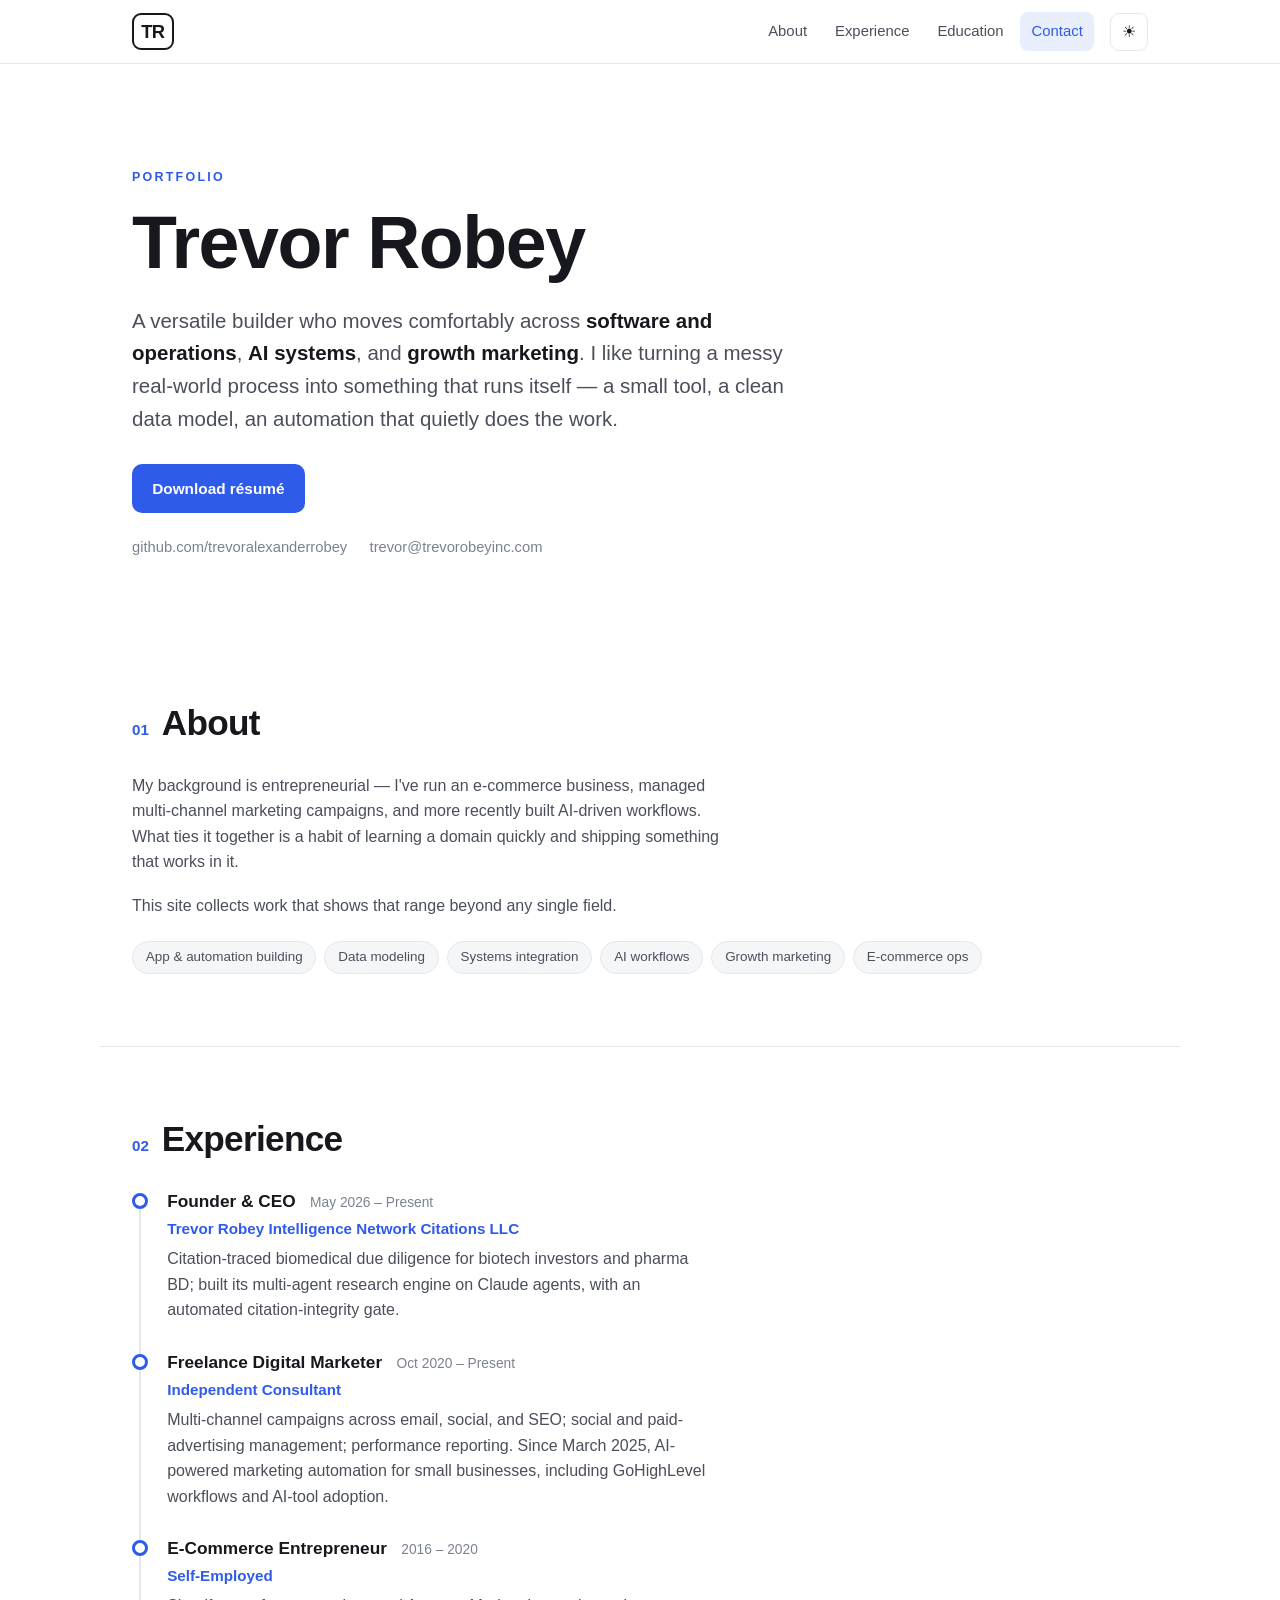
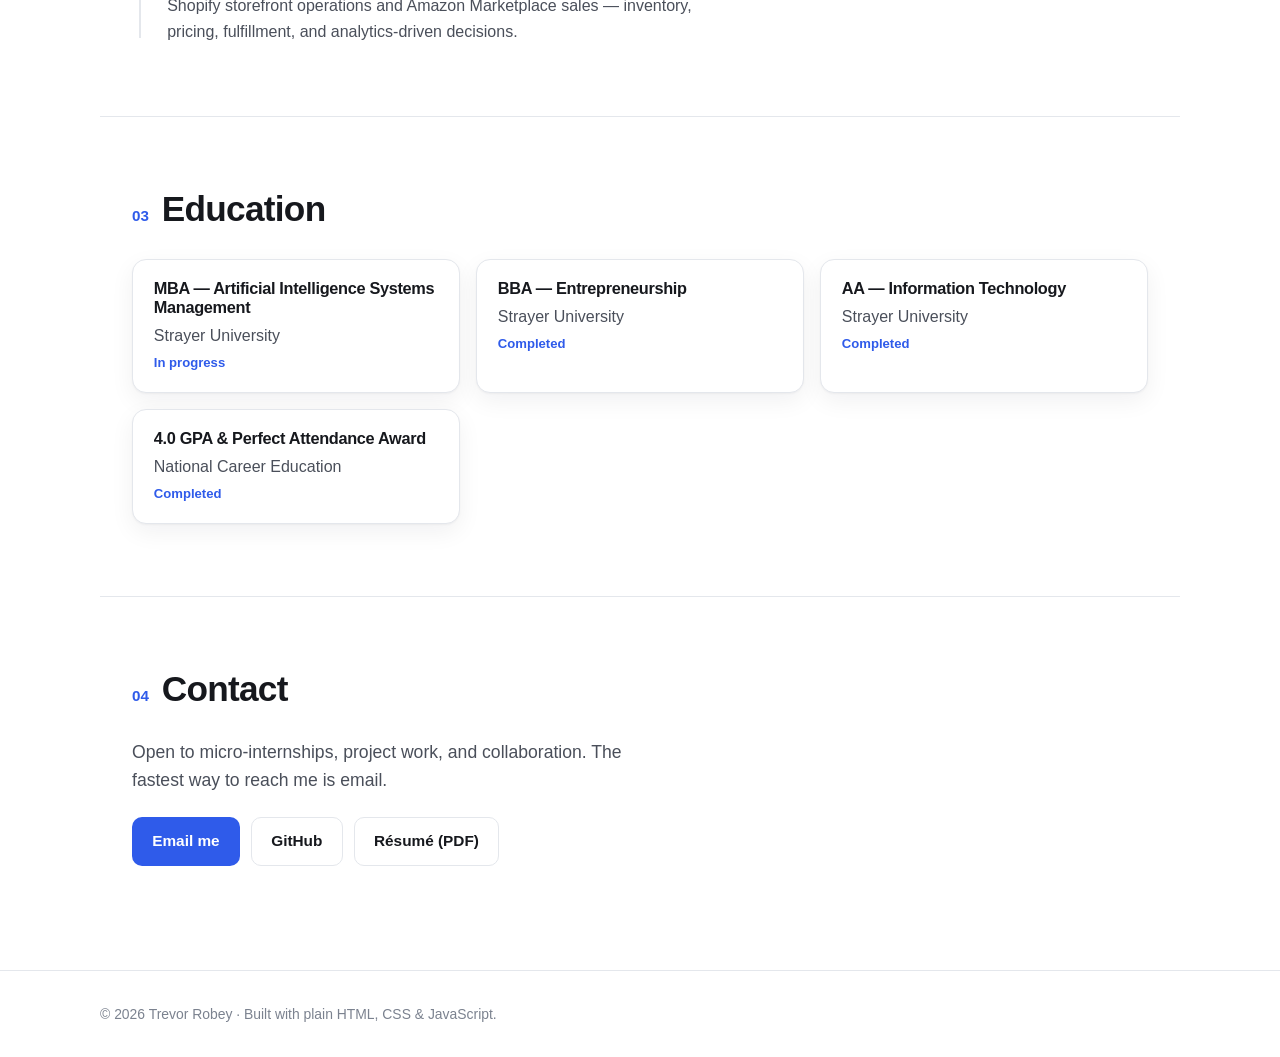
<file: index.html>
<!DOCTYPE html>
<html lang="en">
<head>
  <meta charset="UTF-8" />
  <meta name="viewport" content="width=device-width, initial-scale=1.0" />
  <title>Trevor Robey — Portfolio</title>
  <meta name="description" content="Trevor Robey — a versatile builder across software, operations, AI systems, marketing, and e-commerce. Background and experience." />
  <meta name="color-scheme" content="light dark" />
  <link rel="icon" type="image/svg+xml" href="assets/favicon.svg" />
  <link rel="stylesheet" href="css/style.css" />
</head>
<body>
  <a class="skip-link" href="#main">Skip to content</a>

  <header class="nav" id="nav">
    <div class="nav__inner">
      <a class="nav__brand" href="#top" aria-label="Home">TR</a>
      <nav class="nav__links" id="nav-links" aria-label="Primary">
        <a href="#about">About</a>
        <a href="#experience">Experience</a>
        <a href="#education">Education</a>
        <a href="#contact">Contact</a>
      </nav>
      <div class="nav__actions">
        <button class="theme-toggle" id="theme-toggle" type="button" aria-label="Toggle dark mode" title="Toggle theme">
          <span class="theme-toggle__icon" aria-hidden="true"></span>
        </button>
        <button class="nav__burger" id="nav-burger" type="button" aria-label="Open menu" aria-expanded="false" aria-controls="nav-links">
          <span></span><span></span><span></span>
        </button>
      </div>
    </div>
  </header>

  <main id="main">
    <!-- HERO / ABOUT -->
    <section class="hero" id="top">
      <div class="hero__inner reveal">
        <p class="hero__eyebrow">Portfolio</p>
        <h1 class="hero__title">Trevor Robey</h1>
        <p class="hero__lede">
          A versatile builder who moves comfortably across <strong>software and operations</strong>,
          <strong>AI systems</strong>, and <strong>growth marketing</strong>. I like turning a messy real-world
          process into something that runs itself — a small tool, a clean data model, an automation that
          quietly does the work.
        </p>
        <div class="hero__cta">
          <a class="btn btn--primary" href="assets/Trevor-Robey-Resume.pdf" target="_blank" rel="noopener">Download résumé</a>
        </div>
        <ul class="hero__meta" aria-label="Quick links">
          <li><a href="https://github.com/trevoralexanderrobey" target="_blank" rel="noopener">github.com/trevoralexanderrobey</a></li>
          <li><a href="mailto:trevor@trevorobeyinc.com">trevor@trevorobeyinc.com</a></li>
        </ul>
      </div>
    </section>

    <!-- ABOUT DETAIL -->
    <section class="section" id="about" aria-labelledby="about-h">
      <div class="section__head reveal">
        <span class="section__num">01</span>
        <h2 id="about-h">About</h2>
      </div>
      <div class="about reveal">
        <p>
          My background is entrepreneurial — I've run an e-commerce business, managed multi-channel marketing
          campaigns, and more recently built AI-driven workflows. What ties it together is a habit of learning
          a domain quickly and shipping something that works in it.
        </p>
        <p>
          This site collects work that shows that range beyond any single field.
        </p>
        <ul class="about__tags" aria-label="Areas of focus">
          <li>App &amp; automation building</li>
          <li>Data modeling</li>
          <li>Systems integration</li>
          <li>AI workflows</li>
          <li>Growth marketing</li>
          <li>E-commerce ops</li>
        </ul>
      </div>
    </section>

    <!-- EXPERIENCE -->
    <section class="section" id="experience" aria-labelledby="experience-h">
      <div class="section__head reveal">
        <span class="section__num">02</span>
        <h2 id="experience-h">Experience</h2>
      </div>
      <ol class="timeline">
        <li class="timeline__item reveal">
          <div class="timeline__dot" aria-hidden="true"></div>
          <div class="timeline__body">
            <div class="timeline__meta"><span class="timeline__role">Founder &amp; CEO</span><span class="timeline__dates">May 2026 – Present</span></div>
            <p class="timeline__org">Trevor Robey Intelligence Network Citations LLC</p>
            <p class="timeline__desc">Citation-traced biomedical due diligence for biotech investors and pharma BD; built its multi-agent research engine on Claude agents, with an automated citation-integrity gate.</p>
          </div>
        </li>
        <li class="timeline__item reveal">
          <div class="timeline__dot" aria-hidden="true"></div>
          <div class="timeline__body">
            <div class="timeline__meta"><span class="timeline__role">Freelance Digital Marketer</span><span class="timeline__dates">Oct 2020 – Present</span></div>
            <p class="timeline__org">Independent Consultant</p>
            <p class="timeline__desc">Multi-channel campaigns across email, social, and SEO; social and paid-advertising management; performance reporting. Since March 2025, AI-powered marketing automation for small businesses, including GoHighLevel workflows and AI-tool adoption.</p>
          </div>
        </li>
        <li class="timeline__item reveal">
          <div class="timeline__dot" aria-hidden="true"></div>
          <div class="timeline__body">
            <div class="timeline__meta"><span class="timeline__role">E-Commerce Entrepreneur</span><span class="timeline__dates">2016 – 2020</span></div>
            <p class="timeline__org">Self-Employed</p>
            <p class="timeline__desc">Shopify storefront operations and Amazon Marketplace sales — inventory, pricing, fulfillment, and analytics-driven decisions.</p>
          </div>
        </li>
      </ol>
    </section>

    <!-- EDUCATION -->
    <section class="section" id="education" aria-labelledby="education-h">
      <div class="section__head reveal">
        <span class="section__num">03</span>
        <h2 id="education-h">Education</h2>
      </div>
      <div class="edu">
        <article class="edu__card reveal">
          <h3>MBA — Artificial Intelligence Systems Management</h3>
          <p class="edu__school">Strayer University</p>
          <p class="edu__status">In progress</p>
        </article>
        <article class="edu__card reveal">
          <h3>BBA — Entrepreneurship</h3>
          <p class="edu__school">Strayer University</p>
          <p class="edu__status">Completed</p>
        </article>
        <article class="edu__card reveal">
          <h3>AA — Information Technology</h3>
          <p class="edu__school">Strayer University</p>
          <p class="edu__status">Completed</p>
        </article>
        <article class="edu__card reveal">
          <h3>4.0 GPA &amp; Perfect Attendance Award</h3>
          <p class="edu__school">National Career Education</p>
          <p class="edu__status">Completed</p>
        </article>
      </div>
    </section>

    <!-- CONTACT -->
    <section class="section section--contact" id="contact" aria-labelledby="contact-h">
      <div class="section__head reveal">
        <span class="section__num">04</span>
        <h2 id="contact-h">Contact</h2>
      </div>
      <div class="contact reveal">
        <p class="contact__lede">Open to micro-internships, project work, and collaboration. The fastest way to reach me is email.</p>
        <div class="contact__links">
          <a class="btn btn--primary" href="mailto:trevor@trevorobeyinc.com">Email me</a>
          <a class="btn btn--ghost" href="https://github.com/trevoralexanderrobey" target="_blank" rel="noopener">GitHub</a>
          <a class="btn btn--ghost" href="assets/Trevor-Robey-Resume.pdf" target="_blank" rel="noopener">Résumé (PDF)</a>
        </div>
      </div>
    </section>
  </main>

  <footer class="footer">
    <p>© <span id="year">2026</span> Trevor Robey · Built with plain HTML, CSS &amp; JavaScript.</p>
  </footer>

  <script src="js/main.js" defer></script>
</body>
</html>
</file>
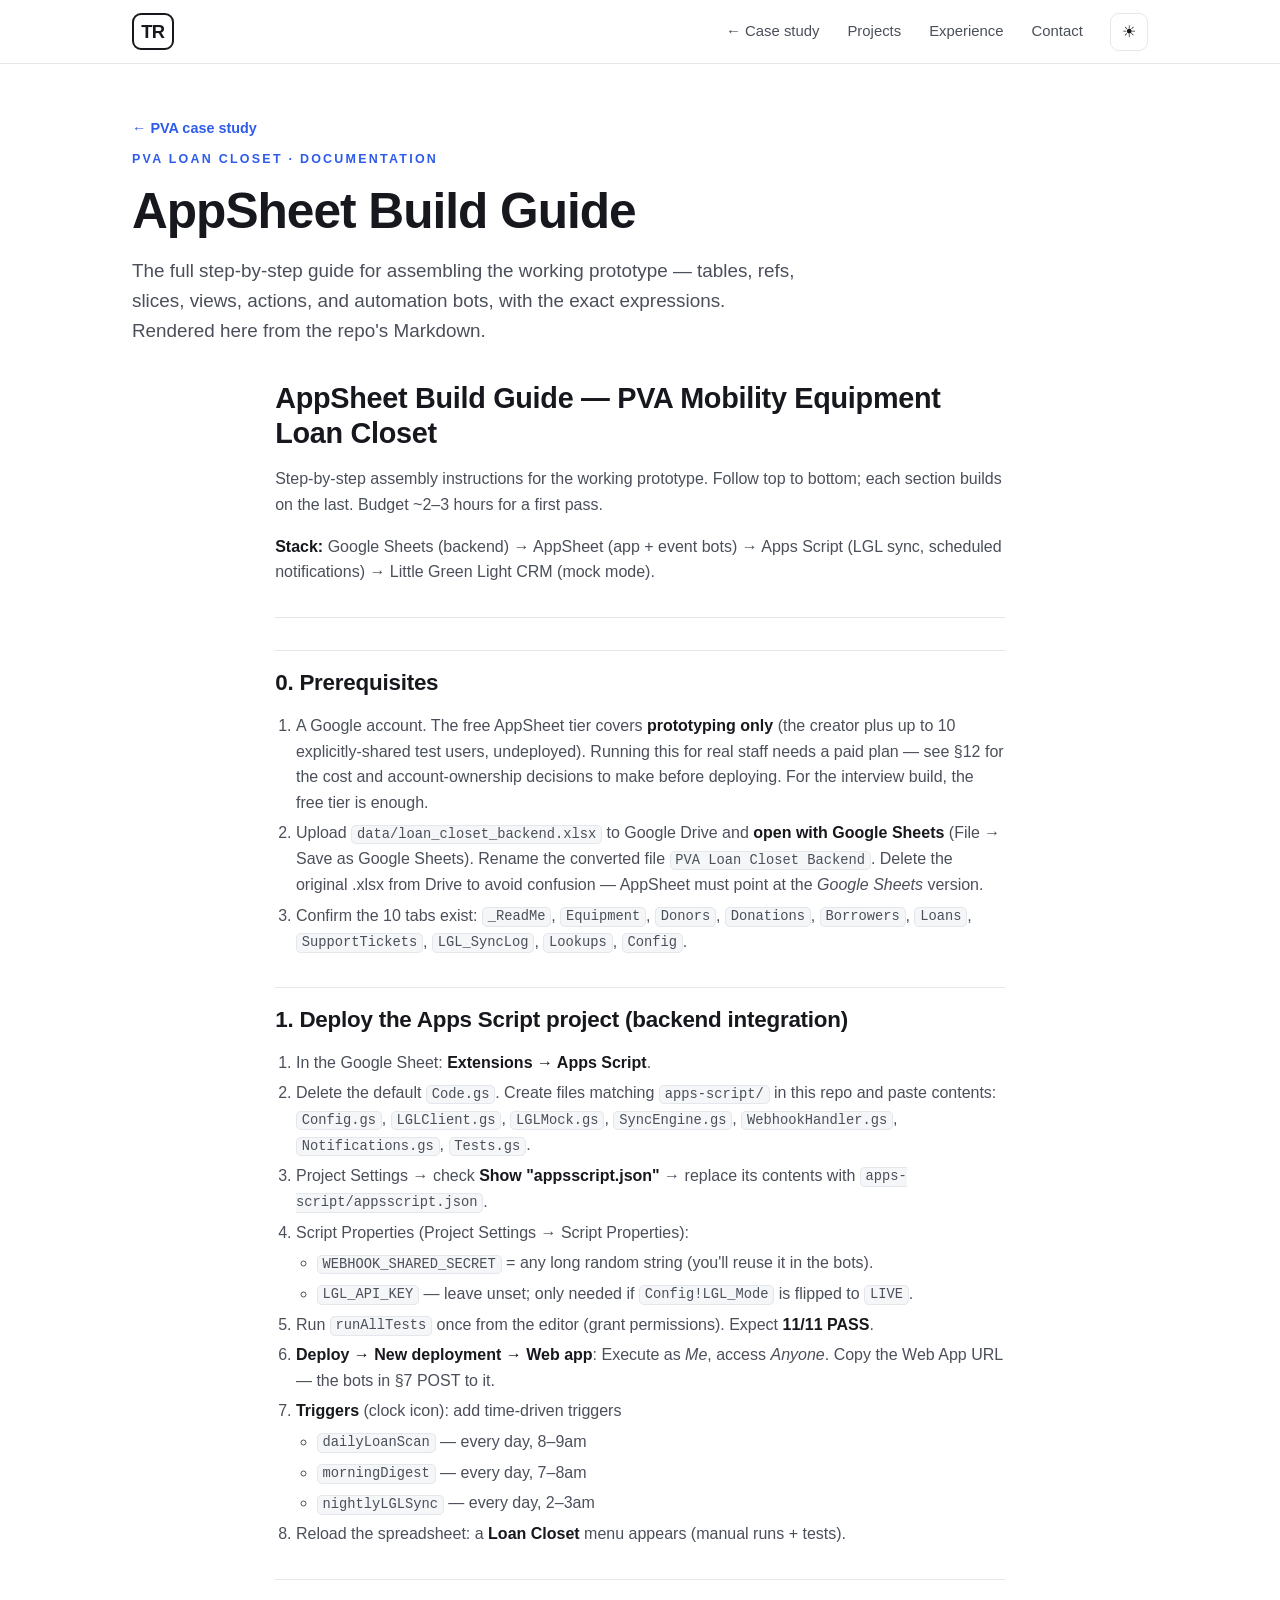
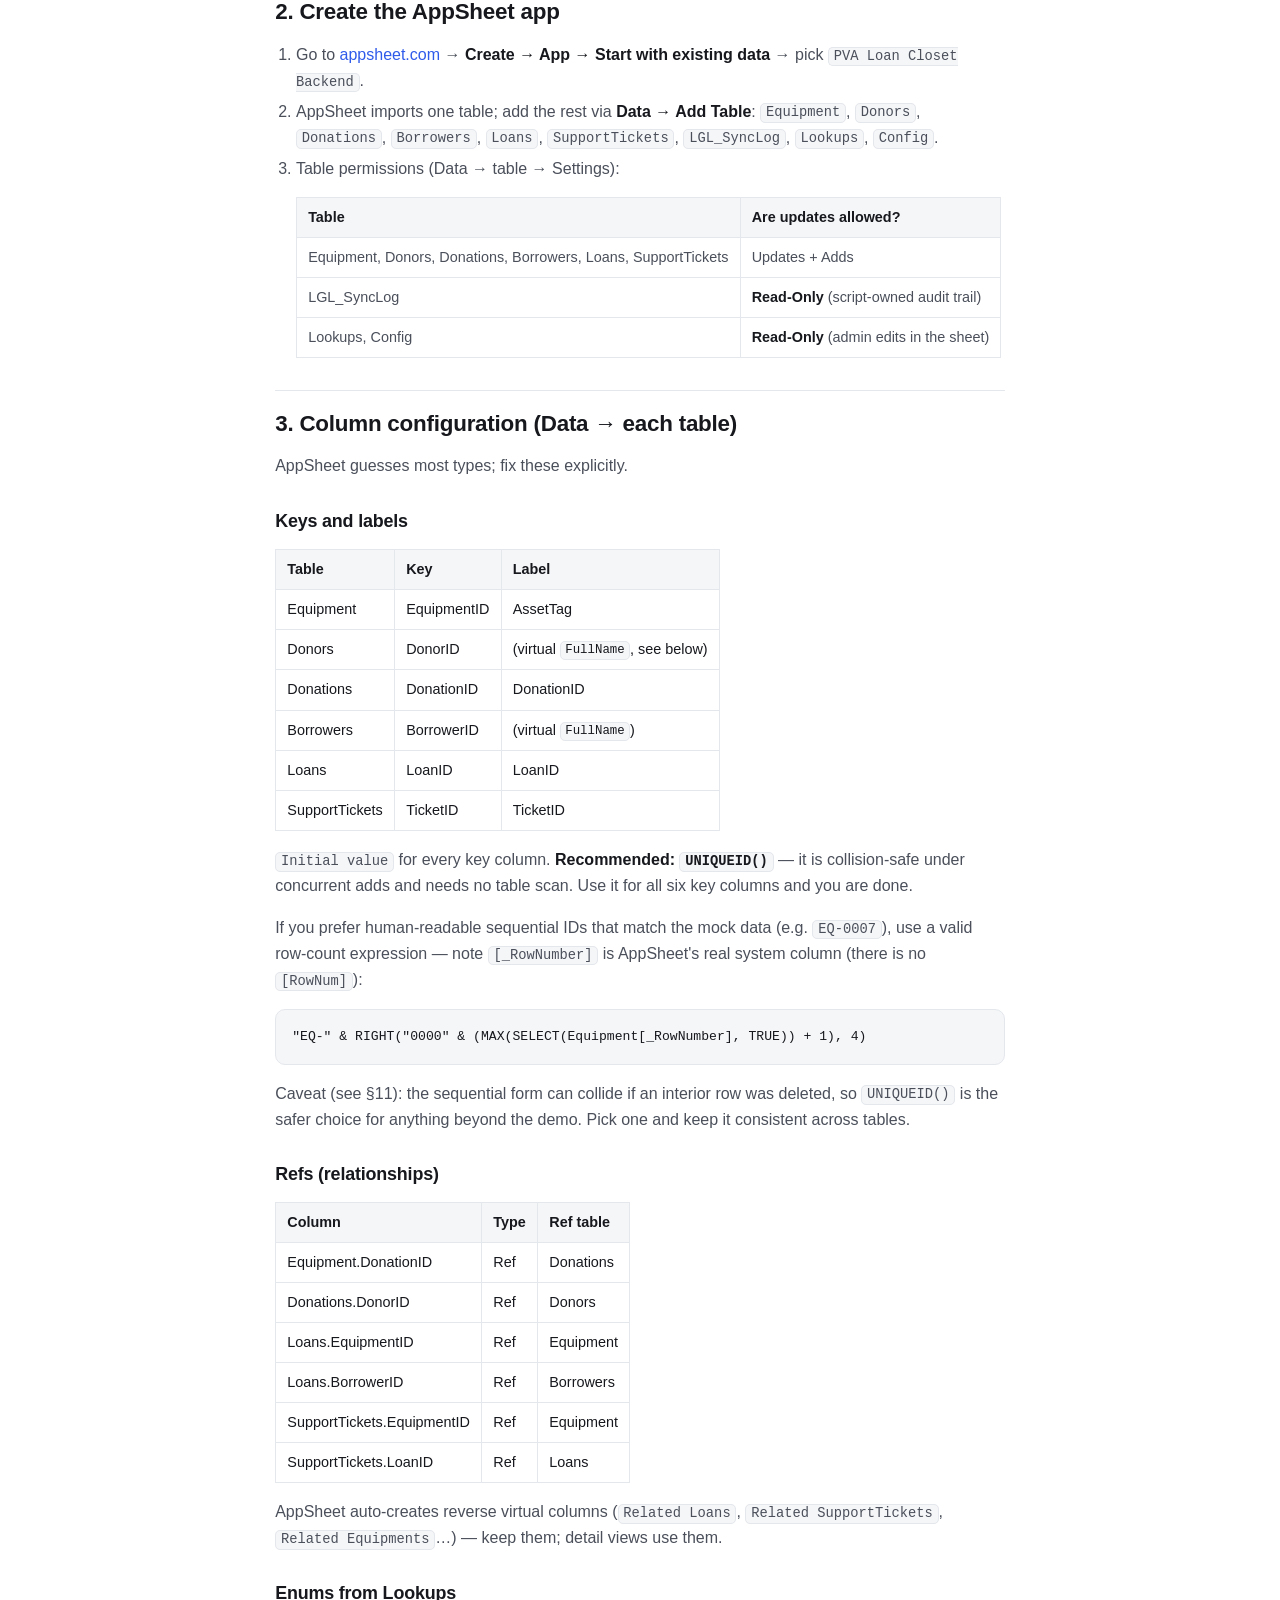
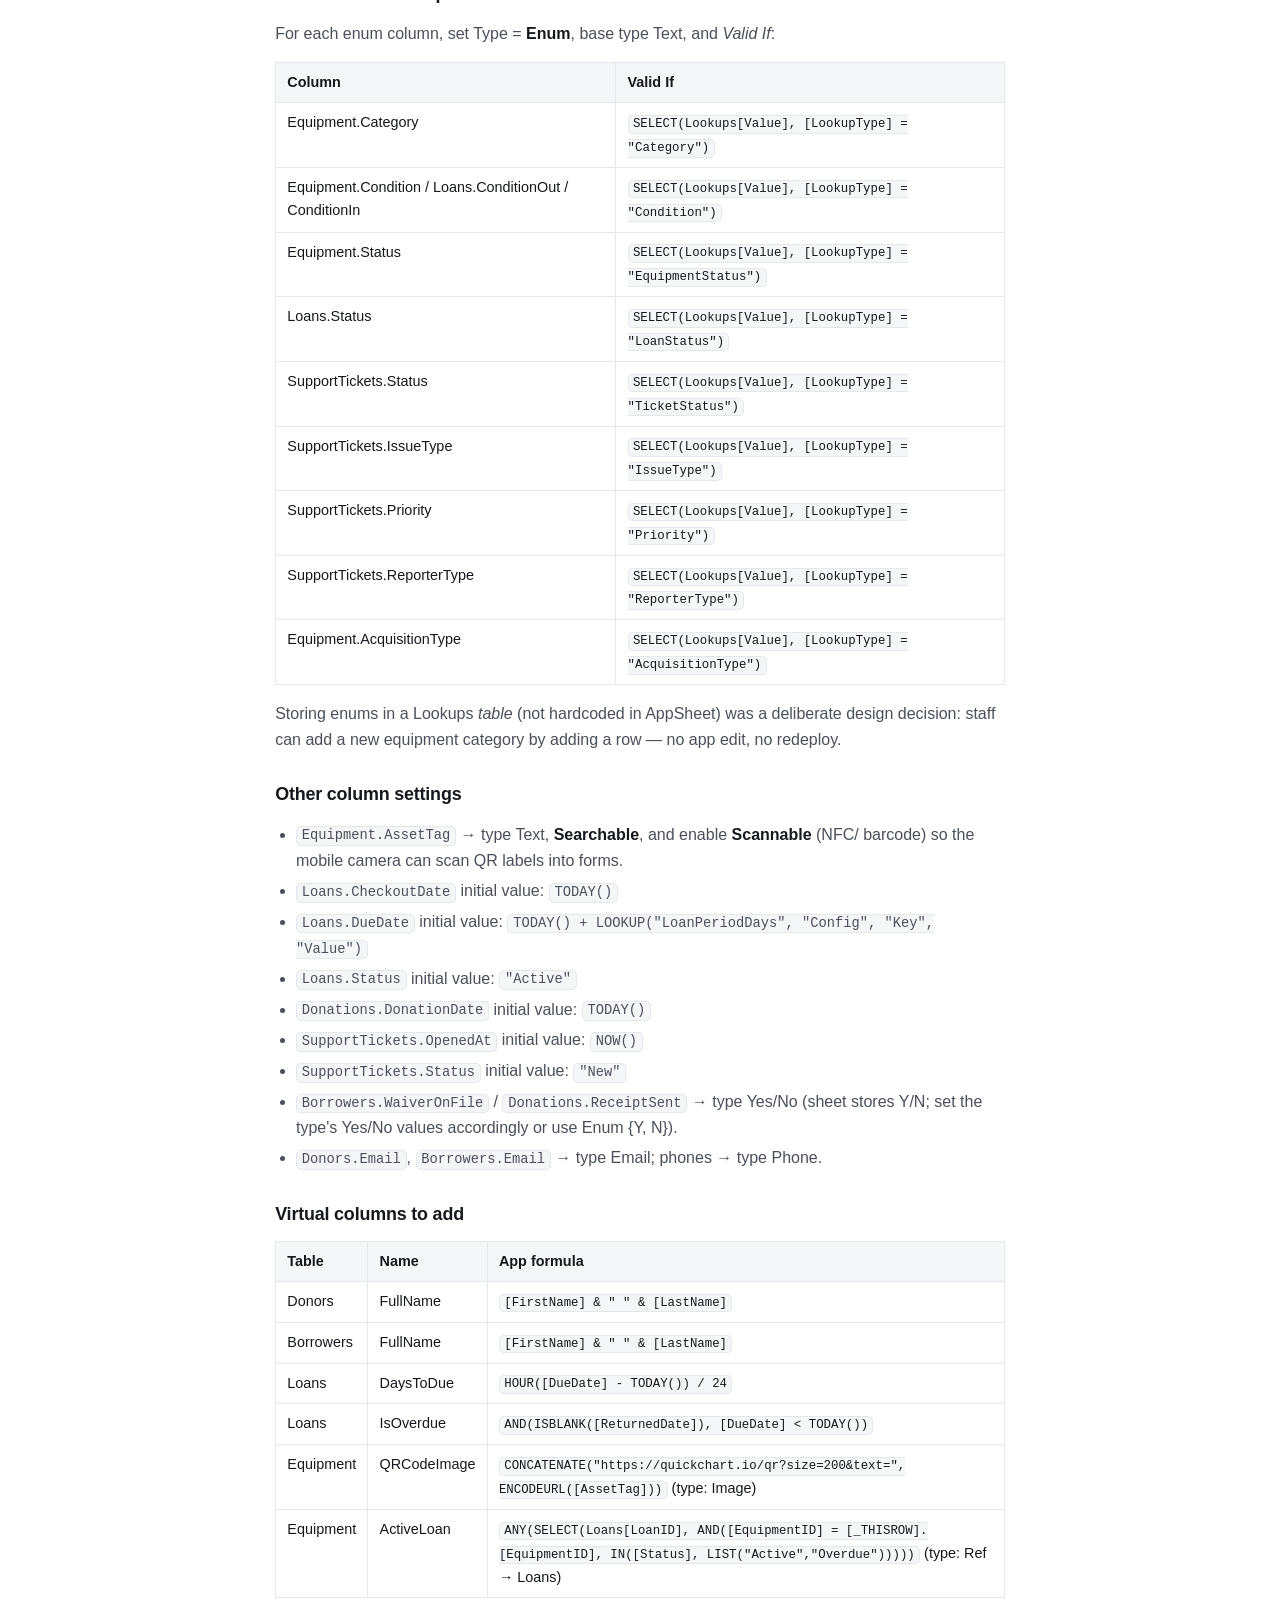
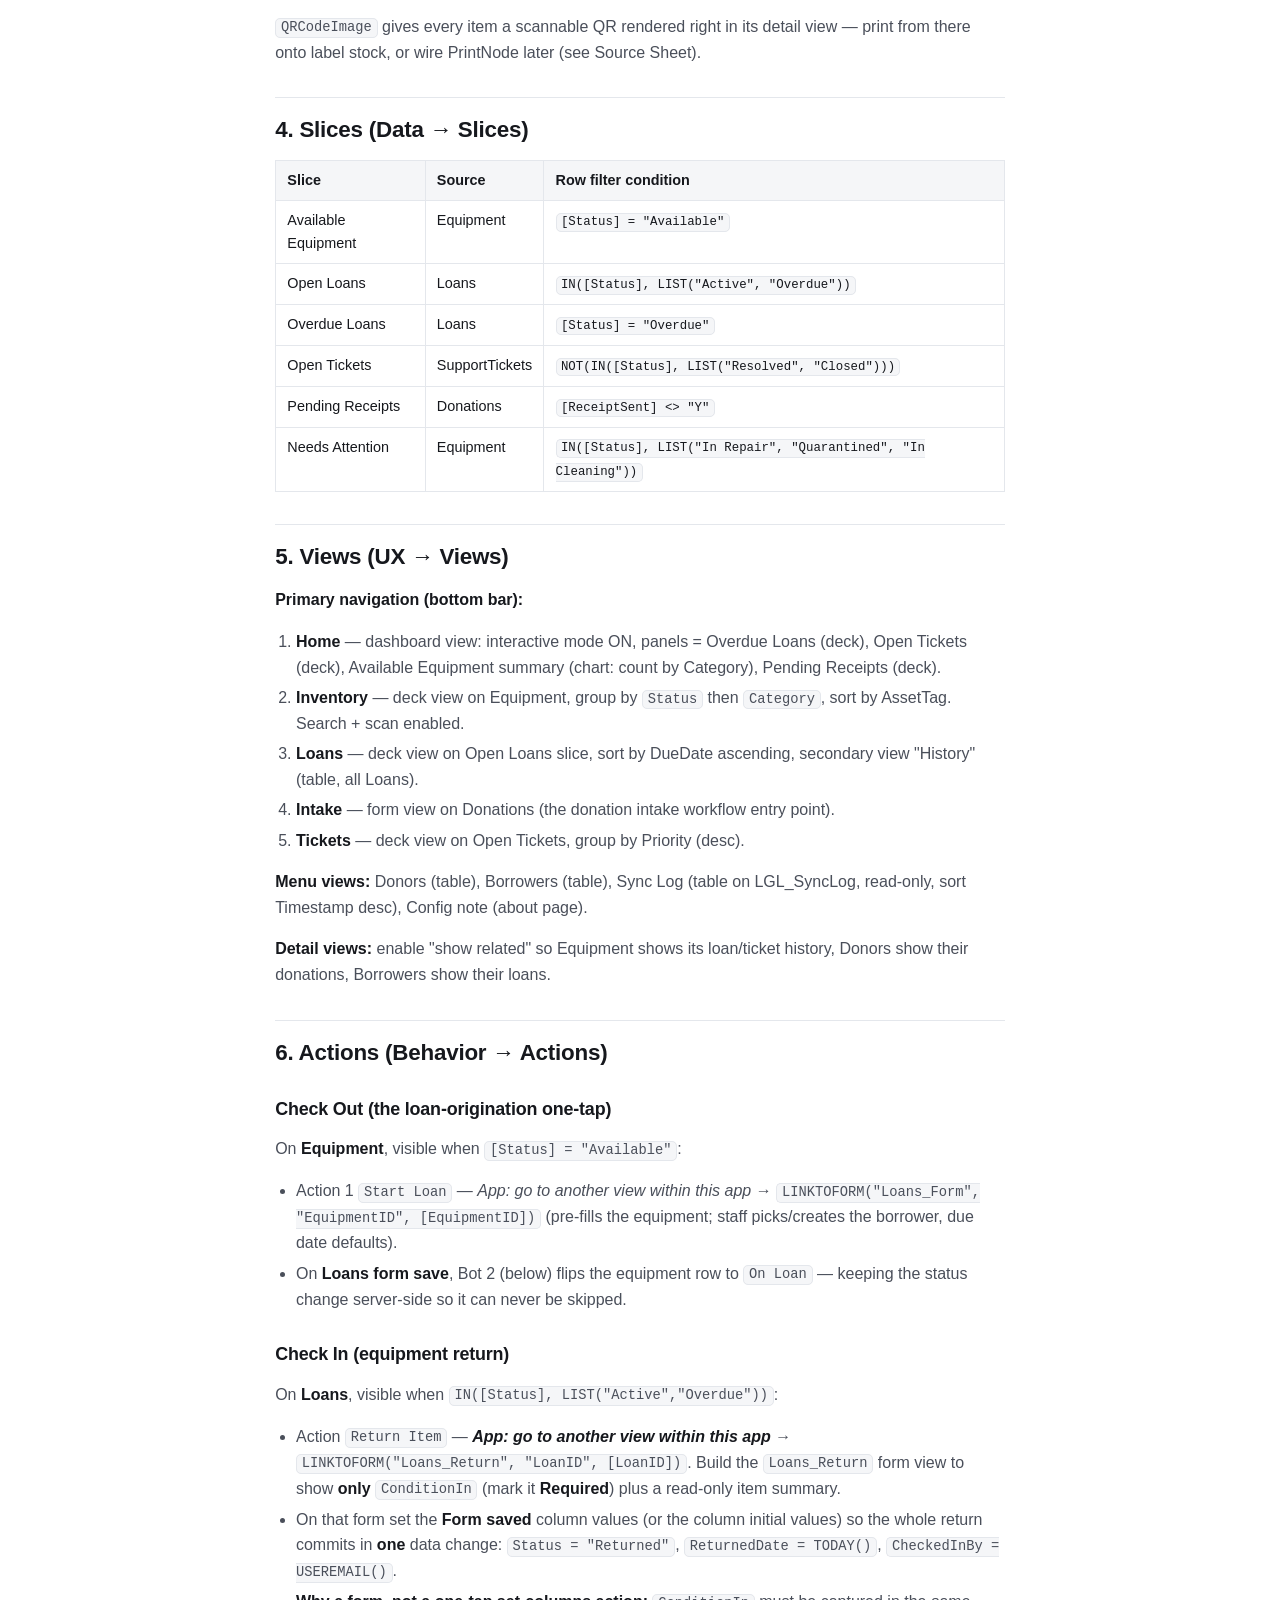
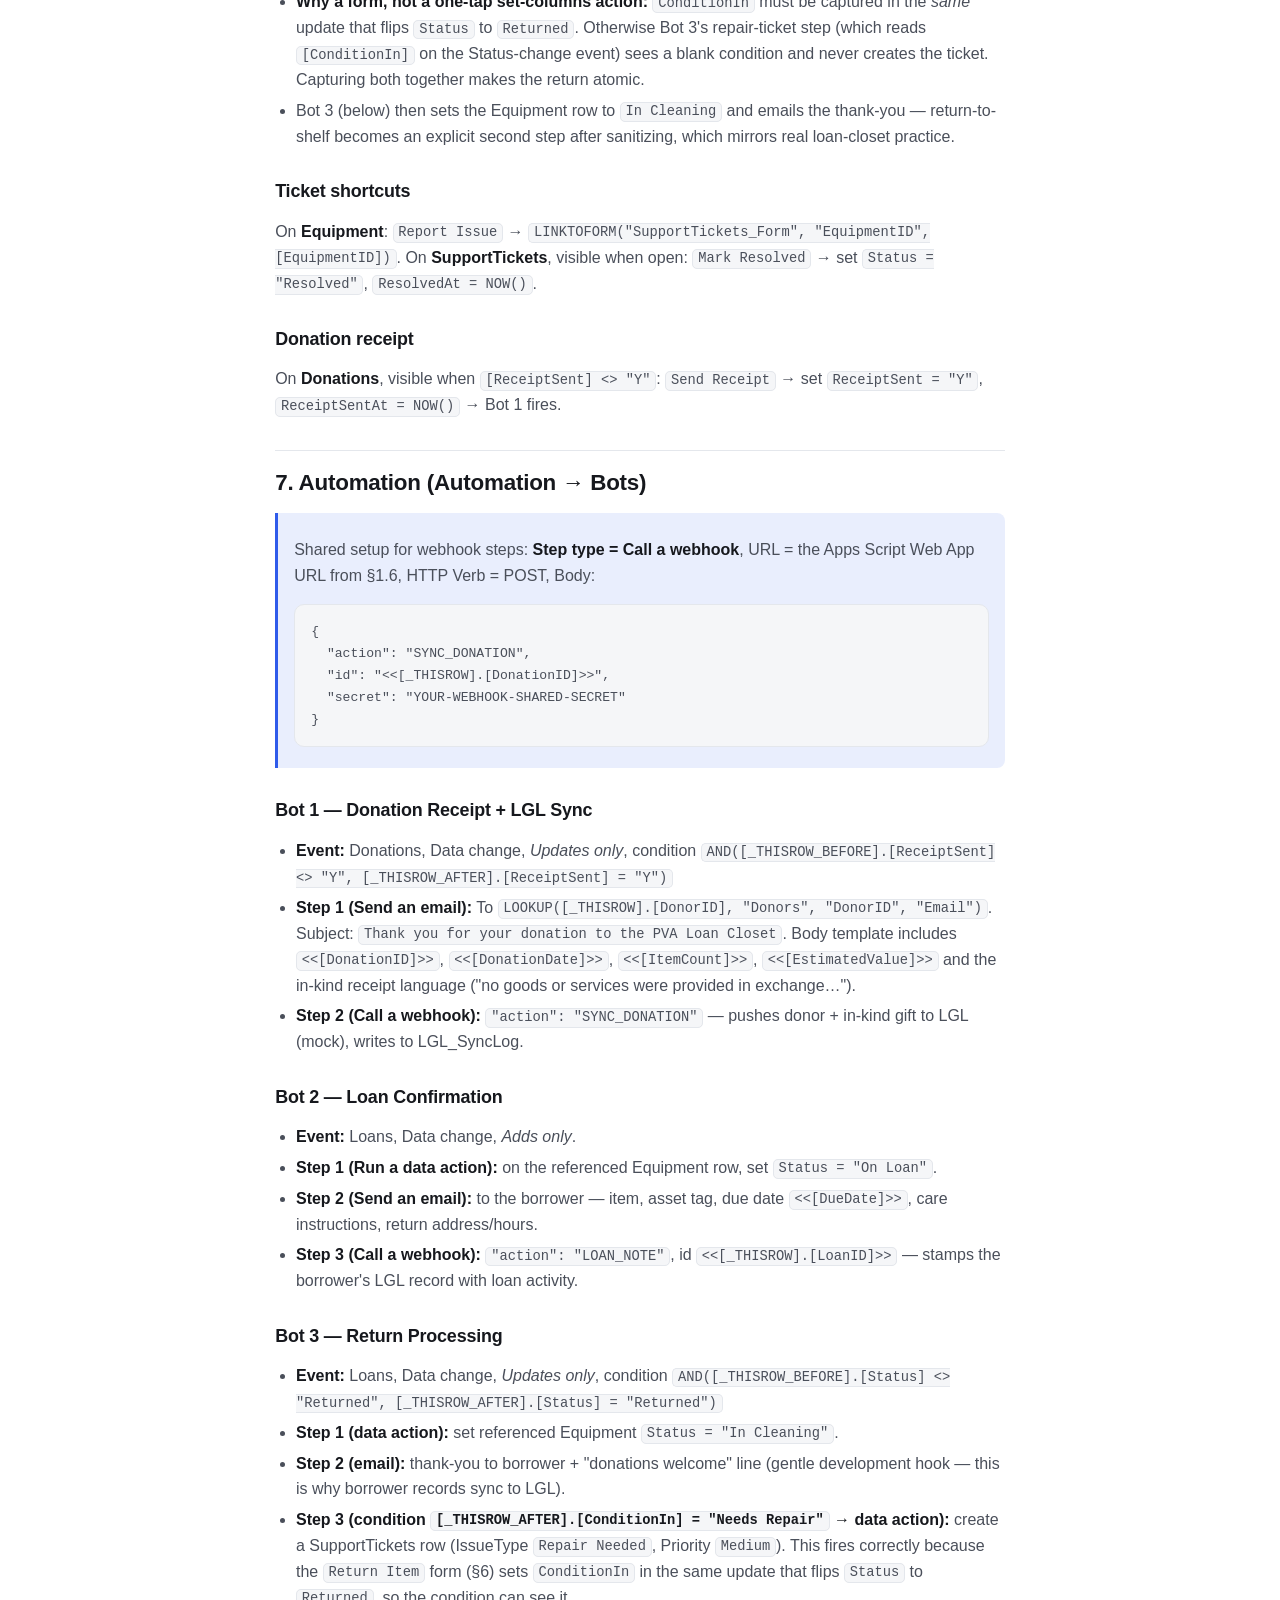
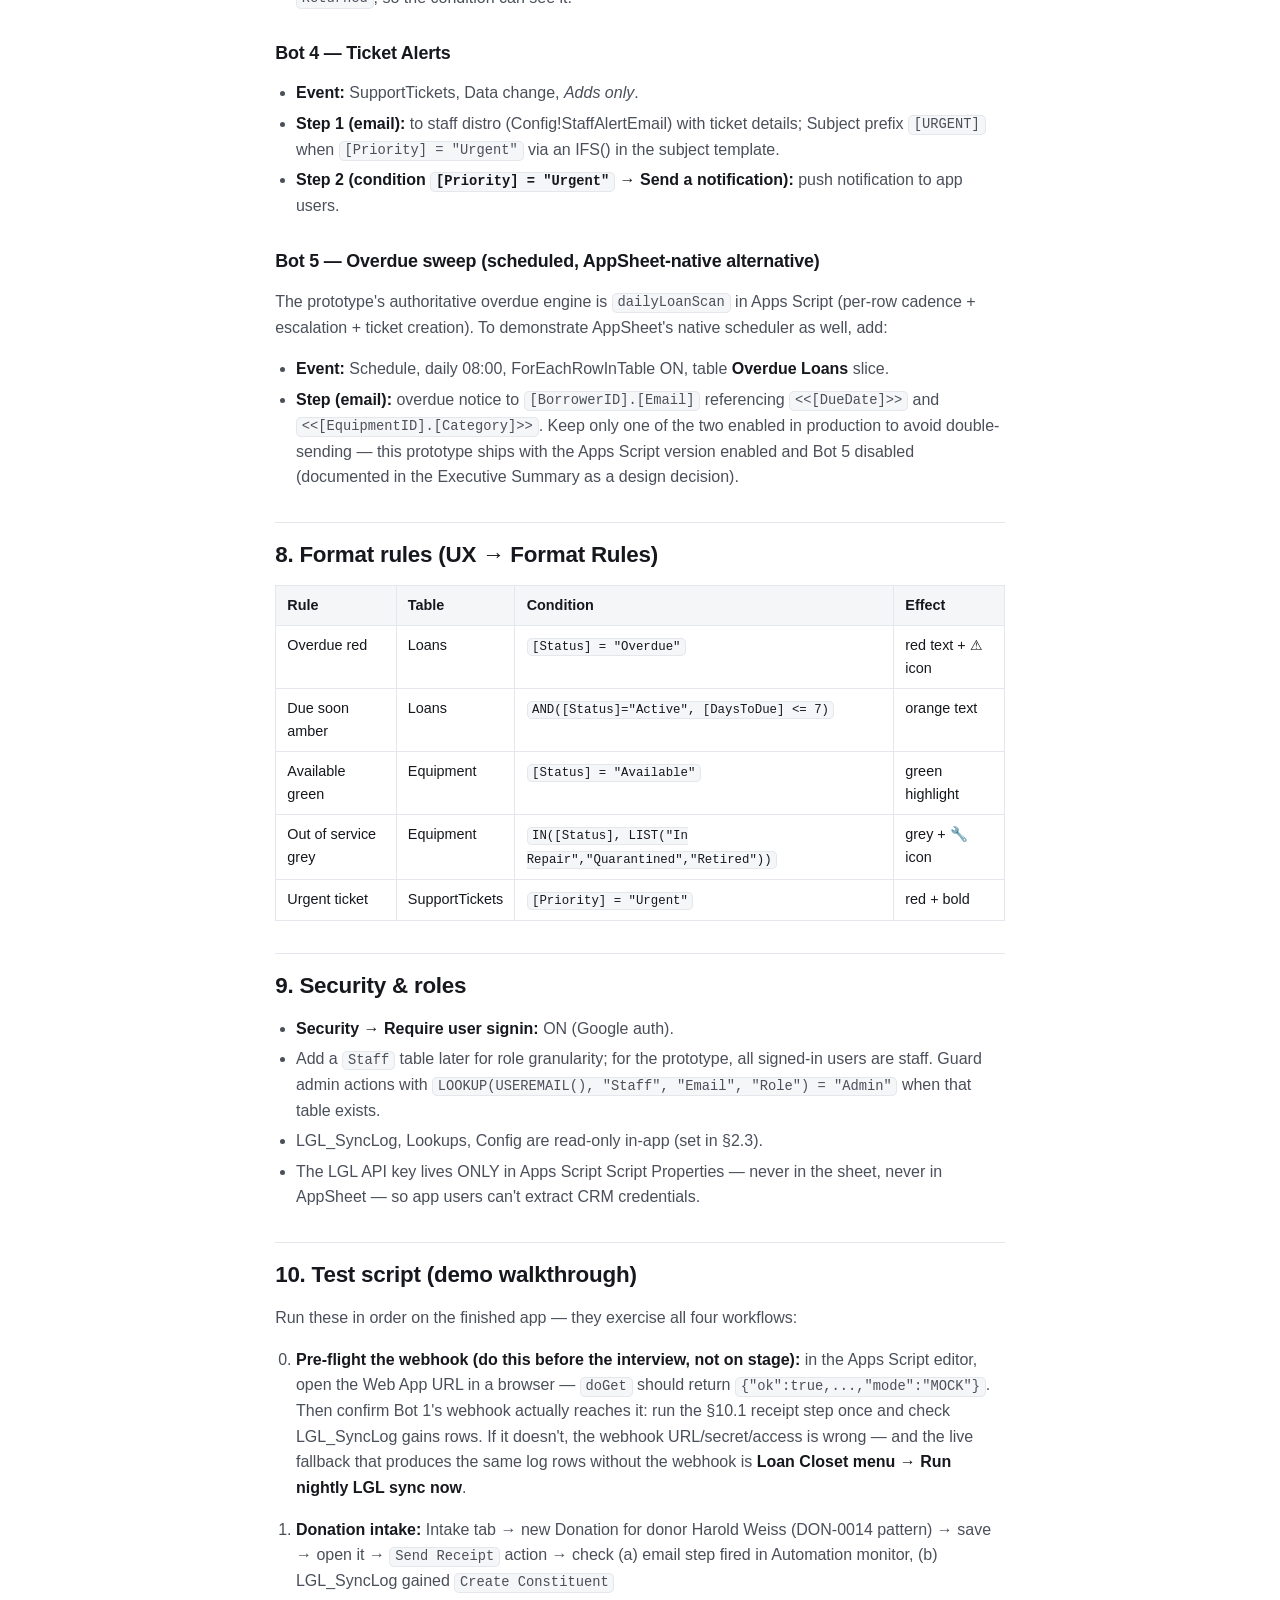
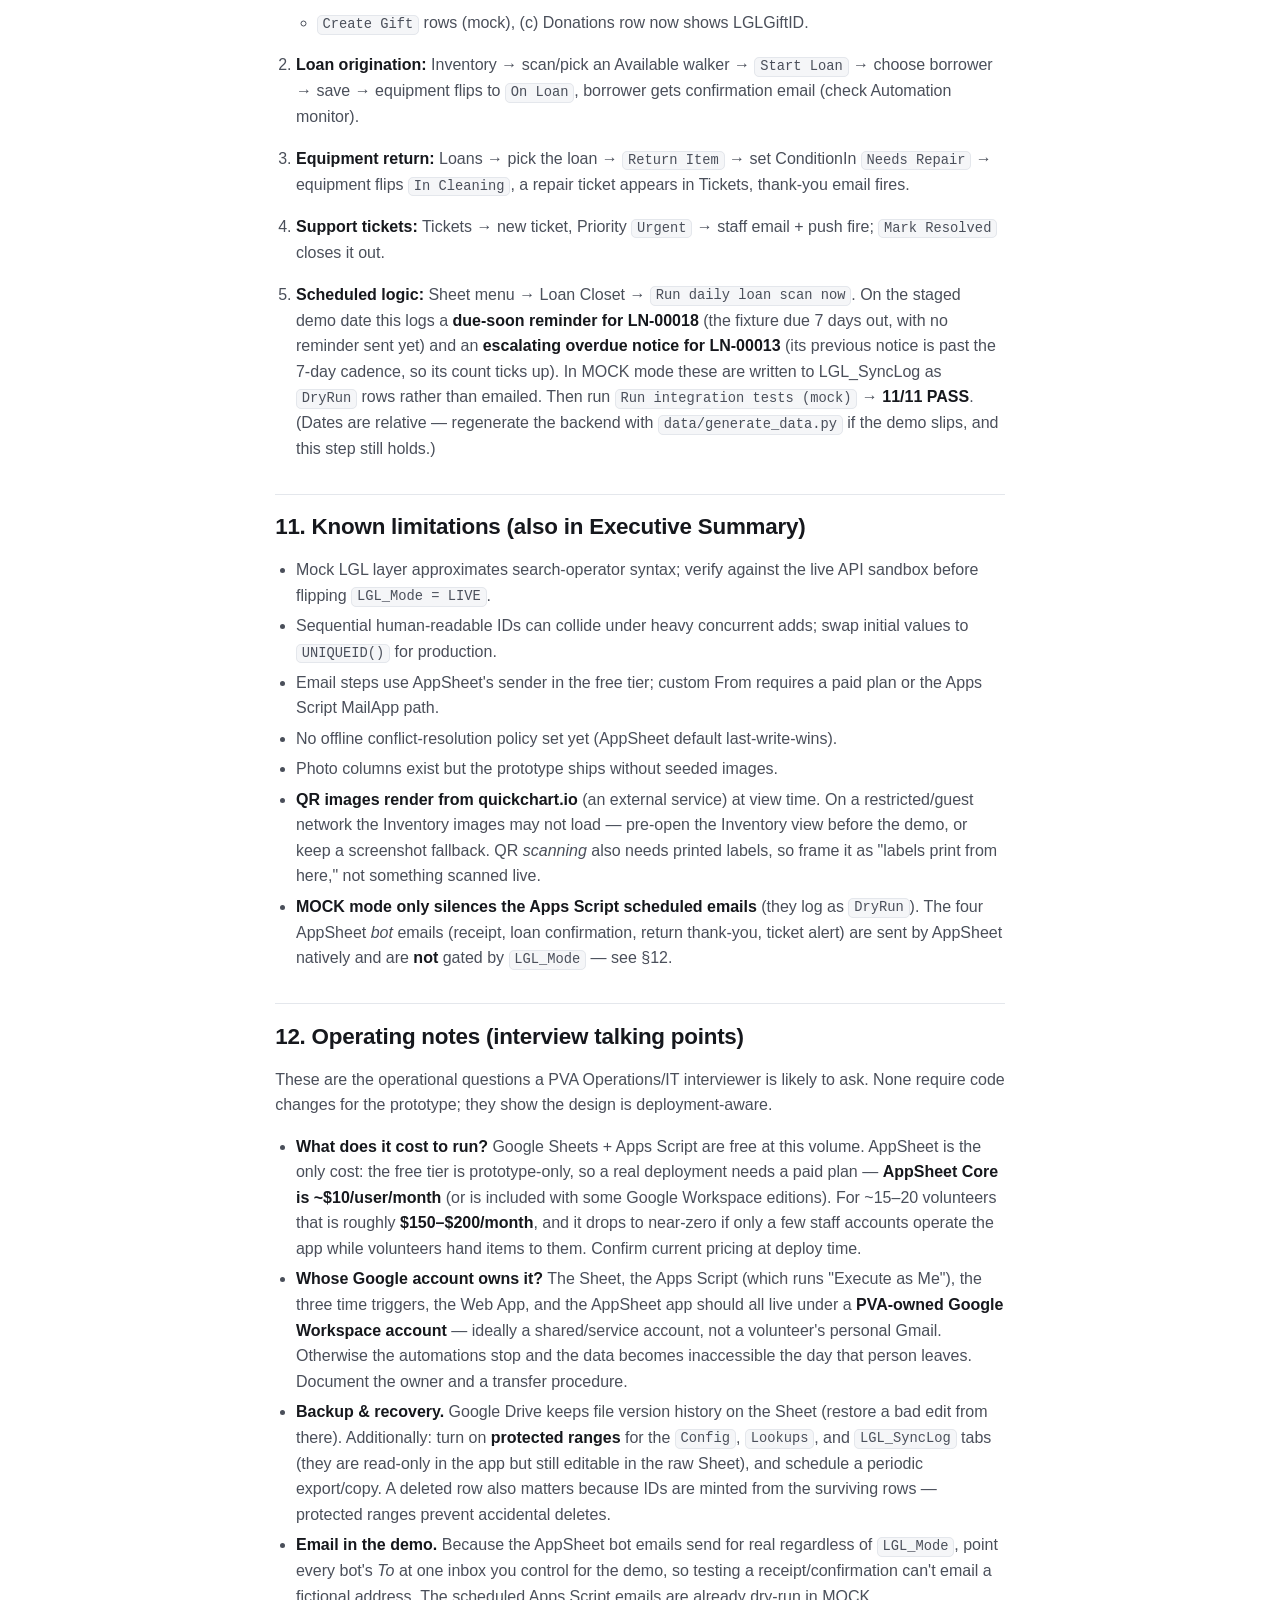
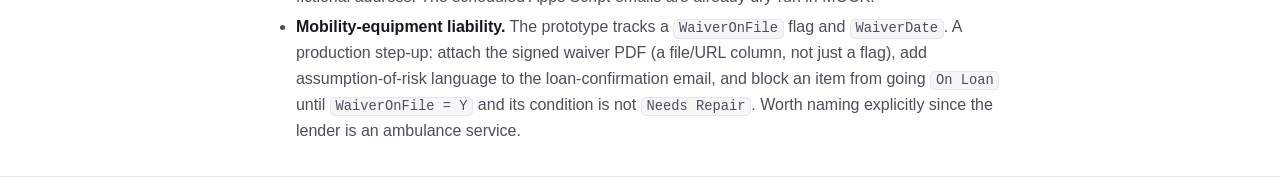
<file: projects/pva-build-guide.html>
<!DOCTYPE html>
<html lang="en">
<head>
  <meta charset="UTF-8" />
  <meta name="viewport" content="width=device-width, initial-scale=1.0" />
  <title>AppSheet Build Guide — PVA Loan Closet</title>
  <meta name="description" content="Step-by-step AppSheet build guide for the PVA Mobility Equipment Loan Closet prototype." />
  <meta name="color-scheme" content="light dark" />
  <link rel="icon" type="image/svg+xml" href="../assets/favicon.svg" />
  <link rel="stylesheet" href="../css/style.css" />
</head>
<body>
  <a class="skip-link" href="#main">Skip to content</a>

  <header class="nav" id="nav">
    <div class="nav__inner">
      <a class="nav__brand" href="../index.html" aria-label="Home">TR</a>
      <nav class="nav__links" id="nav-links" aria-label="Primary">
        <a href="pva-loan-closet.html">← Case study</a>
        <a href="../index.html#projects">Projects</a>
        <a href="../index.html#experience">Experience</a>
        <a href="../index.html#contact">Contact</a>
      </nav>
      <div class="nav__actions">
        <button class="theme-toggle" id="theme-toggle" type="button" aria-label="Toggle dark mode" title="Toggle theme"><span class="theme-toggle__icon" aria-hidden="true"></span></button>
        <button class="nav__burger" id="nav-burger" type="button" aria-label="Open menu" aria-expanded="false" aria-controls="nav-links"><span></span><span></span><span></span></button>
      </div>
    </div>
  </header>
  <main id="main" class="subpage">
    <div class="subpage__head">
      <a class="backlink" href="pva-loan-closet.html">← PVA case study</a>
      <p class="hero__eyebrow">PVA Loan Closet · Documentation</p>
      <h1>AppSheet Build Guide</h1>
      <p class="subpage__lede">The full step-by-step guide for assembling the working prototype — tables, refs, slices, views, actions, and automation bots, with the exact expressions. Rendered here from the repo's Markdown.</p>
    </div>
    <article class="md-body">
<h1>AppSheet Build Guide — PVA Mobility Equipment Loan Closet</h1>
<p>Step-by-step assembly instructions for the working prototype. Follow top to bottom;
each section builds on the last. Budget ~2–3 hours for a first pass.</p>
<p><strong>Stack:</strong> Google Sheets (backend) → AppSheet (app + event bots) → Apps Script (LGL sync,
scheduled notifications) → Little Green Light CRM (mock mode).</p>
<hr>
<h2>0. Prerequisites</h2>
<ol>
<li>A Google account. The free AppSheet tier covers <strong>prototyping only</strong> (the creator
plus up to 10 explicitly-shared test users, undeployed). Running this for real staff
needs a paid plan — see §12 for the cost and account-ownership decisions to make
before deploying. For the interview build, the free tier is enough.</li>
<li>Upload <code>data/loan_closet_backend.xlsx</code> to Google Drive and <strong>open with Google
Sheets</strong> (File → Save as Google Sheets). Rename the converted file
<code>PVA Loan Closet Backend</code>. Delete the original .xlsx from Drive to avoid
confusion — AppSheet must point at the <em>Google Sheets</em> version.</li>
<li>Confirm the 10 tabs exist: <code>_ReadMe</code>, <code>Equipment</code>, <code>Donors</code>, <code>Donations</code>,
<code>Borrowers</code>, <code>Loans</code>, <code>SupportTickets</code>, <code>LGL_SyncLog</code>, <code>Lookups</code>, <code>Config</code>.</li>
</ol>
<h2>1. Deploy the Apps Script project (backend integration)</h2>
<ol>
<li>In the Google Sheet: <strong>Extensions → Apps Script</strong>.</li>
<li>Delete the default <code>Code.gs</code>. Create files matching <code>apps-script/</code> in this repo
and paste contents: <code>Config.gs</code>, <code>LGLClient.gs</code>, <code>LGLMock.gs</code>, <code>SyncEngine.gs</code>,
<code>WebhookHandler.gs</code>, <code>Notifications.gs</code>, <code>Tests.gs</code>.</li>
<li>Project Settings → check <strong>Show &quot;appsscript.json&quot;</strong> → replace its contents with
<code>apps-script/appsscript.json</code>.</li>
<li>Script Properties (Project Settings → Script Properties):<ul>
<li><code>WEBHOOK_SHARED_SECRET</code> = any long random string (you&#39;ll reuse it in the bots).</li>
<li><code>LGL_API_KEY</code> — leave unset; only needed if <code>Config!LGL_Mode</code> is flipped to <code>LIVE</code>.</li>
</ul>
</li>
<li>Run <code>runAllTests</code> once from the editor (grant permissions). Expect <strong>11/11 PASS</strong>.</li>
<li><strong>Deploy → New deployment → Web app</strong>: Execute as <em>Me</em>, access <em>Anyone</em>.
Copy the Web App URL — the bots in §7 POST to it.</li>
<li><strong>Triggers</strong> (clock icon): add time-driven triggers<ul>
<li><code>dailyLoanScan</code> — every day, 8–9am</li>
<li><code>morningDigest</code> — every day, 7–8am</li>
<li><code>nightlyLGLSync</code> — every day, 2–3am</li>
</ul>
</li>
<li>Reload the spreadsheet: a <strong>Loan Closet</strong> menu appears (manual runs + tests).</li>
</ol>
<h2>2. Create the AppSheet app</h2>
<ol>
<li>Go to <a href="https://www.appsheet.com">appsheet.com</a> → <strong>Create → App → Start with
existing data</strong> → pick <code>PVA Loan Closet Backend</code>.</li>
<li>AppSheet imports one table; add the rest via <strong>Data → Add Table</strong>:
<code>Equipment</code>, <code>Donors</code>, <code>Donations</code>, <code>Borrowers</code>, <code>Loans</code>, <code>SupportTickets</code>,
<code>LGL_SyncLog</code>, <code>Lookups</code>, <code>Config</code>.</li>
<li>Table permissions (Data → table → Settings):<table>
<thead>
<tr>
<th>Table</th>
<th>Are updates allowed?</th>
</tr>
</thead>
<tbody><tr>
<td>Equipment, Donors, Donations, Borrowers, Loans, SupportTickets</td>
<td>Updates + Adds</td>
</tr>
<tr>
<td>LGL_SyncLog</td>
<td><strong>Read-Only</strong> (script-owned audit trail)</td>
</tr>
<tr>
<td>Lookups, Config</td>
<td><strong>Read-Only</strong> (admin edits in the sheet)</td>
</tr>
</tbody></table>
</li>
</ol>
<h2>3. Column configuration (Data → each table)</h2>
<p>AppSheet guesses most types; fix these explicitly.</p>
<h3>Keys and labels</h3>
<table>
<thead>
<tr>
<th>Table</th>
<th>Key</th>
<th>Label</th>
</tr>
</thead>
<tbody><tr>
<td>Equipment</td>
<td>EquipmentID</td>
<td>AssetTag</td>
</tr>
<tr>
<td>Donors</td>
<td>DonorID</td>
<td>(virtual <code>FullName</code>, see below)</td>
</tr>
<tr>
<td>Donations</td>
<td>DonationID</td>
<td>DonationID</td>
</tr>
<tr>
<td>Borrowers</td>
<td>BorrowerID</td>
<td>(virtual <code>FullName</code>)</td>
</tr>
<tr>
<td>Loans</td>
<td>LoanID</td>
<td>LoanID</td>
</tr>
<tr>
<td>SupportTickets</td>
<td>TicketID</td>
<td>TicketID</td>
</tr>
</tbody></table>
<p><code>Initial value</code> for every key column. <strong>Recommended: <code>UNIQUEID()</code></strong> — it is
collision-safe under concurrent adds and needs no table scan. Use it for all six key
columns and you are done.</p>
<p>If you prefer human-readable sequential IDs that match the mock data (e.g. <code>EQ-0007</code>),
use a valid row-count expression — note <code>[_RowNumber]</code> is AppSheet&#39;s real system
column (there is no <code>[RowNum]</code>):</p>
<pre><code>&quot;EQ-&quot; &amp; RIGHT(&quot;0000&quot; &amp; (MAX(SELECT(Equipment[_RowNumber], TRUE)) + 1), 4)
</code></pre>
<p>Caveat (see §11): the sequential form can collide if an interior row was deleted, so
<code>UNIQUEID()</code> is the safer choice for anything beyond the demo. Pick one and keep it
consistent across tables.</p>
<h3>Refs (relationships)</h3>
<table>
<thead>
<tr>
<th>Column</th>
<th>Type</th>
<th>Ref table</th>
</tr>
</thead>
<tbody><tr>
<td>Equipment.DonationID</td>
<td>Ref</td>
<td>Donations</td>
</tr>
<tr>
<td>Donations.DonorID</td>
<td>Ref</td>
<td>Donors</td>
</tr>
<tr>
<td>Loans.EquipmentID</td>
<td>Ref</td>
<td>Equipment</td>
</tr>
<tr>
<td>Loans.BorrowerID</td>
<td>Ref</td>
<td>Borrowers</td>
</tr>
<tr>
<td>SupportTickets.EquipmentID</td>
<td>Ref</td>
<td>Equipment</td>
</tr>
<tr>
<td>SupportTickets.LoanID</td>
<td>Ref</td>
<td>Loans</td>
</tr>
</tbody></table>
<p>AppSheet auto-creates reverse virtual columns (<code>Related Loans</code>, <code>Related SupportTickets</code>, <code>Related Equipments</code>…) — keep them; detail views use them.</p>
<h3>Enums from Lookups</h3>
<p>For each enum column, set Type = <strong>Enum</strong>, base type Text, and <em>Valid If</em>:</p>
<table>
<thead>
<tr>
<th>Column</th>
<th>Valid If</th>
</tr>
</thead>
<tbody><tr>
<td>Equipment.Category</td>
<td><code>SELECT(Lookups[Value], [LookupType] = &quot;Category&quot;)</code></td>
</tr>
<tr>
<td>Equipment.Condition / Loans.ConditionOut / ConditionIn</td>
<td><code>SELECT(Lookups[Value], [LookupType] = &quot;Condition&quot;)</code></td>
</tr>
<tr>
<td>Equipment.Status</td>
<td><code>SELECT(Lookups[Value], [LookupType] = &quot;EquipmentStatus&quot;)</code></td>
</tr>
<tr>
<td>Loans.Status</td>
<td><code>SELECT(Lookups[Value], [LookupType] = &quot;LoanStatus&quot;)</code></td>
</tr>
<tr>
<td>SupportTickets.Status</td>
<td><code>SELECT(Lookups[Value], [LookupType] = &quot;TicketStatus&quot;)</code></td>
</tr>
<tr>
<td>SupportTickets.IssueType</td>
<td><code>SELECT(Lookups[Value], [LookupType] = &quot;IssueType&quot;)</code></td>
</tr>
<tr>
<td>SupportTickets.Priority</td>
<td><code>SELECT(Lookups[Value], [LookupType] = &quot;Priority&quot;)</code></td>
</tr>
<tr>
<td>SupportTickets.ReporterType</td>
<td><code>SELECT(Lookups[Value], [LookupType] = &quot;ReporterType&quot;)</code></td>
</tr>
<tr>
<td>Equipment.AcquisitionType</td>
<td><code>SELECT(Lookups[Value], [LookupType] = &quot;AcquisitionType&quot;)</code></td>
</tr>
</tbody></table>
<p>Storing enums in a Lookups <em>table</em> (not hardcoded in AppSheet) was a deliberate
design decision: staff can add a new equipment category by adding a row — no app
edit, no redeploy.</p>
<h3>Other column settings</h3>
<ul>
<li><code>Equipment.AssetTag</code> → type Text, <strong>Searchable</strong>, and enable <strong>Scannable</strong> (NFC/
barcode) so the mobile camera can scan QR labels into forms.</li>
<li><code>Loans.CheckoutDate</code> initial value: <code>TODAY()</code></li>
<li><code>Loans.DueDate</code> initial value:
<code>TODAY() + LOOKUP(&quot;LoanPeriodDays&quot;, &quot;Config&quot;, &quot;Key&quot;, &quot;Value&quot;)</code></li>
<li><code>Loans.Status</code> initial value: <code>&quot;Active&quot;</code></li>
<li><code>Donations.DonationDate</code> initial value: <code>TODAY()</code></li>
<li><code>SupportTickets.OpenedAt</code> initial value: <code>NOW()</code></li>
<li><code>SupportTickets.Status</code> initial value: <code>&quot;New&quot;</code></li>
<li><code>Borrowers.WaiverOnFile</code> / <code>Donations.ReceiptSent</code> → type Yes/No (sheet stores Y/N;
set the type&#39;s Yes/No values accordingly or use Enum {Y, N}).</li>
<li><code>Donors.Email</code>, <code>Borrowers.Email</code> → type Email; phones → type Phone.</li>
</ul>
<h3>Virtual columns to add</h3>
<table>
<thead>
<tr>
<th>Table</th>
<th>Name</th>
<th>App formula</th>
</tr>
</thead>
<tbody><tr>
<td>Donors</td>
<td>FullName</td>
<td><code>[FirstName] &amp; &quot; &quot; &amp; [LastName]</code></td>
</tr>
<tr>
<td>Borrowers</td>
<td>FullName</td>
<td><code>[FirstName] &amp; &quot; &quot; &amp; [LastName]</code></td>
</tr>
<tr>
<td>Loans</td>
<td>DaysToDue</td>
<td><code>HOUR([DueDate] - TODAY()) / 24</code></td>
</tr>
<tr>
<td>Loans</td>
<td>IsOverdue</td>
<td><code>AND(ISBLANK([ReturnedDate]), [DueDate] &lt; TODAY())</code></td>
</tr>
<tr>
<td>Equipment</td>
<td>QRCodeImage</td>
<td><code>CONCATENATE(&quot;https://quickchart.io/qr?size=200&amp;text=&quot;, ENCODEURL([AssetTag]))</code> (type: Image)</td>
</tr>
<tr>
<td>Equipment</td>
<td>ActiveLoan</td>
<td><code>ANY(SELECT(Loans[LoanID], AND([EquipmentID] = [_THISROW].[EquipmentID], IN([Status], LIST(&quot;Active&quot;,&quot;Overdue&quot;)))))</code> (type: Ref → Loans)</td>
</tr>
</tbody></table>
<p><code>QRCodeImage</code> gives every item a scannable QR rendered right in its detail view —
print from there onto label stock, or wire PrintNode later (see Source Sheet).</p>
<h2>4. Slices (Data → Slices)</h2>
<table>
<thead>
<tr>
<th>Slice</th>
<th>Source</th>
<th>Row filter condition</th>
</tr>
</thead>
<tbody><tr>
<td>Available Equipment</td>
<td>Equipment</td>
<td><code>[Status] = &quot;Available&quot;</code></td>
</tr>
<tr>
<td>Open Loans</td>
<td>Loans</td>
<td><code>IN([Status], LIST(&quot;Active&quot;, &quot;Overdue&quot;))</code></td>
</tr>
<tr>
<td>Overdue Loans</td>
<td>Loans</td>
<td><code>[Status] = &quot;Overdue&quot;</code></td>
</tr>
<tr>
<td>Open Tickets</td>
<td>SupportTickets</td>
<td><code>NOT(IN([Status], LIST(&quot;Resolved&quot;, &quot;Closed&quot;)))</code></td>
</tr>
<tr>
<td>Pending Receipts</td>
<td>Donations</td>
<td><code>[ReceiptSent] &lt;&gt; &quot;Y&quot;</code></td>
</tr>
<tr>
<td>Needs Attention</td>
<td>Equipment</td>
<td><code>IN([Status], LIST(&quot;In Repair&quot;, &quot;Quarantined&quot;, &quot;In Cleaning&quot;))</code></td>
</tr>
</tbody></table>
<h2>5. Views (UX → Views)</h2>
<p><strong>Primary navigation (bottom bar):</strong></p>
<ol>
<li><strong>Home</strong> — dashboard view: interactive mode ON, panels = Overdue Loans (deck),
Open Tickets (deck), Available Equipment summary (chart: count by Category),
Pending Receipts (deck).</li>
<li><strong>Inventory</strong> — deck view on Equipment, group by <code>Status</code> then <code>Category</code>,
sort by AssetTag. Search + scan enabled.</li>
<li><strong>Loans</strong> — deck view on Open Loans slice, sort by DueDate ascending,
secondary view &quot;History&quot; (table, all Loans).</li>
<li><strong>Intake</strong> — form view on Donations (the donation intake workflow entry point).</li>
<li><strong>Tickets</strong> — deck view on Open Tickets, group by Priority (desc).</li>
</ol>
<p><strong>Menu views:</strong> Donors (table), Borrowers (table), Sync Log (table on LGL_SyncLog,
read-only, sort Timestamp desc), Config note (about page).</p>
<p><strong>Detail views:</strong> enable &quot;show related&quot; so Equipment shows its loan/ticket history,
Donors show their donations, Borrowers show their loans.</p>
<h2>6. Actions (Behavior → Actions)</h2>
<h3>Check Out (the loan-origination one-tap)</h3>
<p>On <strong>Equipment</strong>, visible when <code>[Status] = &quot;Available&quot;</code>:</p>
<ul>
<li>Action 1 <code>Start Loan</code> — <em>App: go to another view within this app</em> →
<code>LINKTOFORM(&quot;Loans_Form&quot;, &quot;EquipmentID&quot;, [EquipmentID])</code>
(pre-fills the equipment; staff picks/creates the borrower, due date defaults).</li>
<li>On <strong>Loans form save</strong>, Bot 2 (below) flips the equipment row to <code>On Loan</code> —
keeping the status change server-side so it can never be skipped.</li>
</ul>
<h3>Check In (equipment return)</h3>
<p>On <strong>Loans</strong>, visible when <code>IN([Status], LIST(&quot;Active&quot;,&quot;Overdue&quot;))</code>:</p>
<ul>
<li>Action <code>Return Item</code> — <em><strong>App: go to another view within this app</strong></em> →
<code>LINKTOFORM(&quot;Loans_Return&quot;, &quot;LoanID&quot;, [LoanID])</code>. Build the <code>Loans_Return</code>
form view to show <strong>only</strong> <code>ConditionIn</code> (mark it <strong>Required</strong>) plus a read-only
item summary.</li>
<li>On that form set the <strong>Form saved</strong> column values (or the column initial values)
so the whole return commits in <strong>one</strong> data change:
<code>Status = &quot;Returned&quot;</code>, <code>ReturnedDate = TODAY()</code>, <code>CheckedInBy = USEREMAIL()</code>.</li>
<li><strong>Why a form, not a one-tap set-columns action:</strong> <code>ConditionIn</code> must be captured in
the <em>same</em> update that flips <code>Status</code> to <code>Returned</code>. Otherwise Bot 3&#39;s repair-ticket
step (which reads <code>[ConditionIn]</code> on the Status-change event) sees a blank condition
and never creates the ticket. Capturing both together makes the return atomic.</li>
<li>Bot 3 (below) then sets the Equipment row to <code>In Cleaning</code> and emails the
thank-you — return-to-shelf becomes an explicit second step after sanitizing,
which mirrors real loan-closet practice.</li>
</ul>
<h3>Ticket shortcuts</h3>
<p>On <strong>Equipment</strong>: <code>Report Issue</code> → <code>LINKTOFORM(&quot;SupportTickets_Form&quot;, &quot;EquipmentID&quot;, [EquipmentID])</code>.
On <strong>SupportTickets</strong>, visible when open: <code>Mark Resolved</code> → set <code>Status = &quot;Resolved&quot;</code>,
<code>ResolvedAt = NOW()</code>.</p>
<h3>Donation receipt</h3>
<p>On <strong>Donations</strong>, visible when <code>[ReceiptSent] &lt;&gt; &quot;Y&quot;</code>:
<code>Send Receipt</code> → set <code>ReceiptSent = &quot;Y&quot;</code>, <code>ReceiptSentAt = NOW()</code> → Bot 1 fires.</p>
<h2>7. Automation (Automation → Bots)</h2>
<blockquote>
<p>Shared setup for webhook steps: <strong>Step type = Call a webhook</strong>, URL = the Apps
Script Web App URL from §1.6, HTTP Verb = POST, Body:</p>
<pre><code class="language-json">{
  &quot;action&quot;: &quot;SYNC_DONATION&quot;,
  &quot;id&quot;: &quot;&lt;&lt;[_THISROW].[DonationID]&gt;&gt;&quot;,
  &quot;secret&quot;: &quot;YOUR-WEBHOOK-SHARED-SECRET&quot;
}
</code></pre>
</blockquote>
<h3>Bot 1 — Donation Receipt + LGL Sync</h3>
<ul>
<li><strong>Event:</strong> Donations, Data change, <em>Updates only</em>,
condition <code>AND([_THISROW_BEFORE].[ReceiptSent] &lt;&gt; &quot;Y&quot;, [_THISROW_AFTER].[ReceiptSent] = &quot;Y&quot;)</code></li>
<li><strong>Step 1 (Send an email):</strong> To <code>LOOKUP([_THISROW].[DonorID], &quot;Donors&quot;, &quot;DonorID&quot;, &quot;Email&quot;)</code>.
Subject: <code>Thank you for your donation to the PVA Loan Closet</code>.
Body template includes <code>&lt;&lt;[DonationID]&gt;&gt;</code>, <code>&lt;&lt;[DonationDate]&gt;&gt;</code>, <code>&lt;&lt;[ItemCount]&gt;&gt;</code>,
<code>&lt;&lt;[EstimatedValue]&gt;&gt;</code> and the in-kind receipt language (&quot;no goods or services
were provided in exchange…&quot;).</li>
<li><strong>Step 2 (Call a webhook):</strong> <code>&quot;action&quot;: &quot;SYNC_DONATION&quot;</code> — pushes donor +
in-kind gift to LGL (mock), writes to LGL_SyncLog.</li>
</ul>
<h3>Bot 2 — Loan Confirmation</h3>
<ul>
<li><strong>Event:</strong> Loans, Data change, <em>Adds only</em>.</li>
<li><strong>Step 1 (Run a data action):</strong> on the referenced Equipment row, set
<code>Status = &quot;On Loan&quot;</code>.</li>
<li><strong>Step 2 (Send an email):</strong> to the borrower — item, asset tag, due date
<code>&lt;&lt;[DueDate]&gt;&gt;</code>, care instructions, return address/hours.</li>
<li><strong>Step 3 (Call a webhook):</strong> <code>&quot;action&quot;: &quot;LOAN_NOTE&quot;</code>, id <code>&lt;&lt;[_THISROW].[LoanID]&gt;&gt;</code>
— stamps the borrower&#39;s LGL record with loan activity.</li>
</ul>
<h3>Bot 3 — Return Processing</h3>
<ul>
<li><strong>Event:</strong> Loans, Data change, <em>Updates only</em>, condition
<code>AND([_THISROW_BEFORE].[Status] &lt;&gt; &quot;Returned&quot;, [_THISROW_AFTER].[Status] = &quot;Returned&quot;)</code></li>
<li><strong>Step 1 (data action):</strong> set referenced Equipment <code>Status = &quot;In Cleaning&quot;</code>.</li>
<li><strong>Step 2 (email):</strong> thank-you to borrower + &quot;donations welcome&quot; line
(gentle development hook — this is why borrower records sync to LGL).</li>
<li><strong>Step 3 (condition <code>[_THISROW_AFTER].[ConditionIn] = &quot;Needs Repair&quot;</code> → data action):</strong>
create a SupportTickets row (IssueType <code>Repair Needed</code>, Priority <code>Medium</code>).
This fires correctly because the <code>Return Item</code> form (§6) sets <code>ConditionIn</code> in the
same update that flips <code>Status</code> to <code>Returned</code>, so the condition can see it.</li>
</ul>
<h3>Bot 4 — Ticket Alerts</h3>
<ul>
<li><strong>Event:</strong> SupportTickets, Data change, <em>Adds only</em>.</li>
<li><strong>Step 1 (email):</strong> to staff distro (Config!StaffAlertEmail) with ticket
details; Subject prefix <code>[URGENT]</code> when <code>[Priority] = &quot;Urgent&quot;</code> via an IFS()
in the subject template.</li>
<li><strong>Step 2 (condition <code>[Priority] = &quot;Urgent&quot;</code> → Send a notification):</strong> push
notification to app users.</li>
</ul>
<h3>Bot 5 — Overdue sweep (scheduled, AppSheet-native alternative)</h3>
<p>The prototype&#39;s authoritative overdue engine is <code>dailyLoanScan</code> in Apps Script
(per-row cadence + escalation + ticket creation). To demonstrate AppSheet&#39;s
native scheduler as well, add:</p>
<ul>
<li><strong>Event:</strong> Schedule, daily 08:00, ForEachRowInTable ON, table <strong>Overdue Loans</strong> slice.</li>
<li><strong>Step (email):</strong> overdue notice to <code>[BorrowerID].[Email]</code> referencing
<code>&lt;&lt;[DueDate]&gt;&gt;</code> and <code>&lt;&lt;[EquipmentID].[Category]&gt;&gt;</code>.
Keep only one of the two enabled in production to avoid double-sending —
this prototype ships with the Apps Script version enabled and Bot 5 disabled
(documented in the Executive Summary as a design decision).</li>
</ul>
<h2>8. Format rules (UX → Format Rules)</h2>
<table>
<thead>
<tr>
<th>Rule</th>
<th>Table</th>
<th>Condition</th>
<th>Effect</th>
</tr>
</thead>
<tbody><tr>
<td>Overdue red</td>
<td>Loans</td>
<td><code>[Status] = &quot;Overdue&quot;</code></td>
<td>red text + ⚠ icon</td>
</tr>
<tr>
<td>Due soon amber</td>
<td>Loans</td>
<td><code>AND([Status]=&quot;Active&quot;, [DaysToDue] &lt;= 7)</code></td>
<td>orange text</td>
</tr>
<tr>
<td>Available green</td>
<td>Equipment</td>
<td><code>[Status] = &quot;Available&quot;</code></td>
<td>green highlight</td>
</tr>
<tr>
<td>Out of service grey</td>
<td>Equipment</td>
<td><code>IN([Status], LIST(&quot;In Repair&quot;,&quot;Quarantined&quot;,&quot;Retired&quot;))</code></td>
<td>grey + 🔧 icon</td>
</tr>
<tr>
<td>Urgent ticket</td>
<td>SupportTickets</td>
<td><code>[Priority] = &quot;Urgent&quot;</code></td>
<td>red + bold</td>
</tr>
</tbody></table>
<h2>9. Security &amp; roles</h2>
<ul>
<li><strong>Security → Require user signin:</strong> ON (Google auth).</li>
<li>Add a <code>Staff</code> table later for role granularity; for the prototype, all signed-in
users are staff. Guard admin actions with
<code>LOOKUP(USEREMAIL(), &quot;Staff&quot;, &quot;Email&quot;, &quot;Role&quot;) = &quot;Admin&quot;</code> when that table exists.</li>
<li>LGL_SyncLog, Lookups, Config are read-only in-app (set in §2.3).</li>
<li>The LGL API key lives ONLY in Apps Script Script Properties — never in the
sheet, never in AppSheet — so app users can&#39;t extract CRM credentials.</li>
</ul>
<h2>10. Test script (demo walkthrough)</h2>
<p>Run these in order on the finished app — they exercise all four workflows:</p>
<ol start="0">
<li><p><strong>Pre-flight the webhook (do this before the interview, not on stage):</strong> in the
Apps Script editor, open the Web App URL in a browser — <code>doGet</code> should return
<code>{&quot;ok&quot;:true,...,&quot;mode&quot;:&quot;MOCK&quot;}</code>. Then confirm Bot 1&#39;s webhook actually reaches it:
run the §10.1 receipt step once and check LGL_SyncLog gains rows. If it doesn&#39;t, the
webhook URL/secret/access is wrong — and the live fallback that produces the same log
rows without the webhook is <strong>Loan Closet menu → Run nightly LGL sync now</strong>.</p>
</li>
<li><p><strong>Donation intake:</strong> Intake tab → new Donation for donor Harold Weiss
(DON-0014 pattern) → save → open it → <code>Send Receipt</code> action → check (a) email
step fired in Automation monitor, (b) LGL_SyncLog gained <code>Create Constituent</code></p>
<ul>
<li><code>Create Gift</code> rows (mock), (c) Donations row now shows LGLGiftID.</li>
</ul>
</li>
<li><p><strong>Loan origination:</strong> Inventory → scan/pick an Available walker →
<code>Start Loan</code> → choose borrower → save → equipment flips to <code>On Loan</code>,
borrower gets confirmation email (check Automation monitor).</p>
</li>
<li><p><strong>Equipment return:</strong> Loans → pick the loan → <code>Return Item</code> → set ConditionIn
<code>Needs Repair</code> → equipment flips <code>In Cleaning</code>, a repair ticket appears in
Tickets, thank-you email fires.</p>
</li>
<li><p><strong>Support tickets:</strong> Tickets → new ticket, Priority <code>Urgent</code> → staff email +
push fire; <code>Mark Resolved</code> closes it out.</p>
</li>
<li><p><strong>Scheduled logic:</strong> Sheet menu → Loan Closet → <code>Run daily loan scan now</code>. On the
staged demo date this logs a <strong>due-soon reminder for LN-00018</strong> (the fixture due 7
days out, with no reminder sent yet) and an <strong>escalating overdue notice for LN-00013</strong>
(its previous notice is past the 7-day cadence, so its count ticks up). In MOCK mode
these are written to LGL_SyncLog as <code>DryRun</code> rows rather than emailed. Then run
<code>Run integration tests (mock)</code> → <strong>11/11 PASS</strong>. (Dates are relative — regenerate the
backend with <code>data/generate_data.py</code> if the demo slips, and this step still holds.)</p>
</li>
</ol>
<h2>11. Known limitations (also in Executive Summary)</h2>
<ul>
<li>Mock LGL layer approximates search-operator syntax; verify against the live
API sandbox before flipping <code>LGL_Mode = LIVE</code>.</li>
<li>Sequential human-readable IDs can collide under heavy concurrent adds;
swap initial values to <code>UNIQUEID()</code> for production.</li>
<li>Email steps use AppSheet&#39;s sender in the free tier; custom From requires a
paid plan or the Apps Script MailApp path.</li>
<li>No offline conflict-resolution policy set yet (AppSheet default last-write-wins).</li>
<li>Photo columns exist but the prototype ships without seeded images.</li>
<li><strong>QR images render from quickchart.io</strong> (an external service) at view time. On a
restricted/guest network the Inventory images may not load — pre-open the Inventory
view before the demo, or keep a screenshot fallback. QR <em>scanning</em> also needs printed
labels, so frame it as &quot;labels print from here,&quot; not something scanned live.</li>
<li><strong>MOCK mode only silences the Apps Script scheduled emails</strong> (they log as <code>DryRun</code>).
The four AppSheet <em>bot</em> emails (receipt, loan confirmation, return thank-you, ticket
alert) are sent by AppSheet natively and are <strong>not</strong> gated by <code>LGL_Mode</code> — see §12.</li>
</ul>
<h2>12. Operating notes (interview talking points)</h2>
<p>These are the operational questions a PVA Operations/IT interviewer is likely to ask.
None require code changes for the prototype; they show the design is deployment-aware.</p>
<ul>
<li><strong>What does it cost to run?</strong> Google Sheets + Apps Script are free at this volume.
AppSheet is the only cost: the free tier is prototype-only, so a real deployment needs
a paid plan — <strong>AppSheet Core is ~$10/user/month</strong> (or is included with some Google
Workspace editions). For ~15–20 volunteers that is roughly <strong>$150–$200/month</strong>, and it
drops to near-zero if only a few staff accounts operate the app while volunteers hand
items to them. Confirm current pricing at deploy time.</li>
<li><strong>Whose Google account owns it?</strong> The Sheet, the Apps Script (which runs &quot;Execute as
Me&quot;), the three time triggers, the Web App, and the AppSheet app should all live under
a <strong>PVA-owned Google Workspace account</strong> — ideally a shared/service account, not a
volunteer&#39;s personal Gmail. Otherwise the automations stop and the data becomes
inaccessible the day that person leaves. Document the owner and a transfer procedure.</li>
<li><strong>Backup &amp; recovery.</strong> Google Drive keeps file version history on the Sheet (restore a
bad edit from there). Additionally: turn on <strong>protected ranges</strong> for the <code>Config</code>,
<code>Lookups</code>, and <code>LGL_SyncLog</code> tabs (they are read-only in the app but still editable in
the raw Sheet), and schedule a periodic export/copy. A deleted row also matters because
IDs are minted from the surviving rows — protected ranges prevent accidental deletes.</li>
<li><strong>Email in the demo.</strong> Because the AppSheet bot emails send for real regardless of
<code>LGL_Mode</code>, point every bot&#39;s <em>To</em> at one inbox you control for the demo, so testing a
receipt/confirmation can&#39;t email a fictional address. The scheduled Apps Script emails
are already dry-run in MOCK.</li>
<li><strong>Mobility-equipment liability.</strong> The prototype tracks a <code>WaiverOnFile</code> flag and
<code>WaiverDate</code>. A production step-up: attach the signed waiver PDF (a file/URL column, not
just a flag), add assumption-of-risk language to the loan-confirmation email, and block
an item from going <code>On Loan</code> until <code>WaiverOnFile = Y</code> and its condition is not
<code>Needs Repair</code>. Worth naming explicitly since the lender is an ambulance service.</li>
</ul>

    </article>
  </main>
  <footer class="footer"><p>© <span id="year">2026</span> Trevor Robey</p></footer>
  <script src="../js/main.js" defer></script>
</body>
</html>
</file>
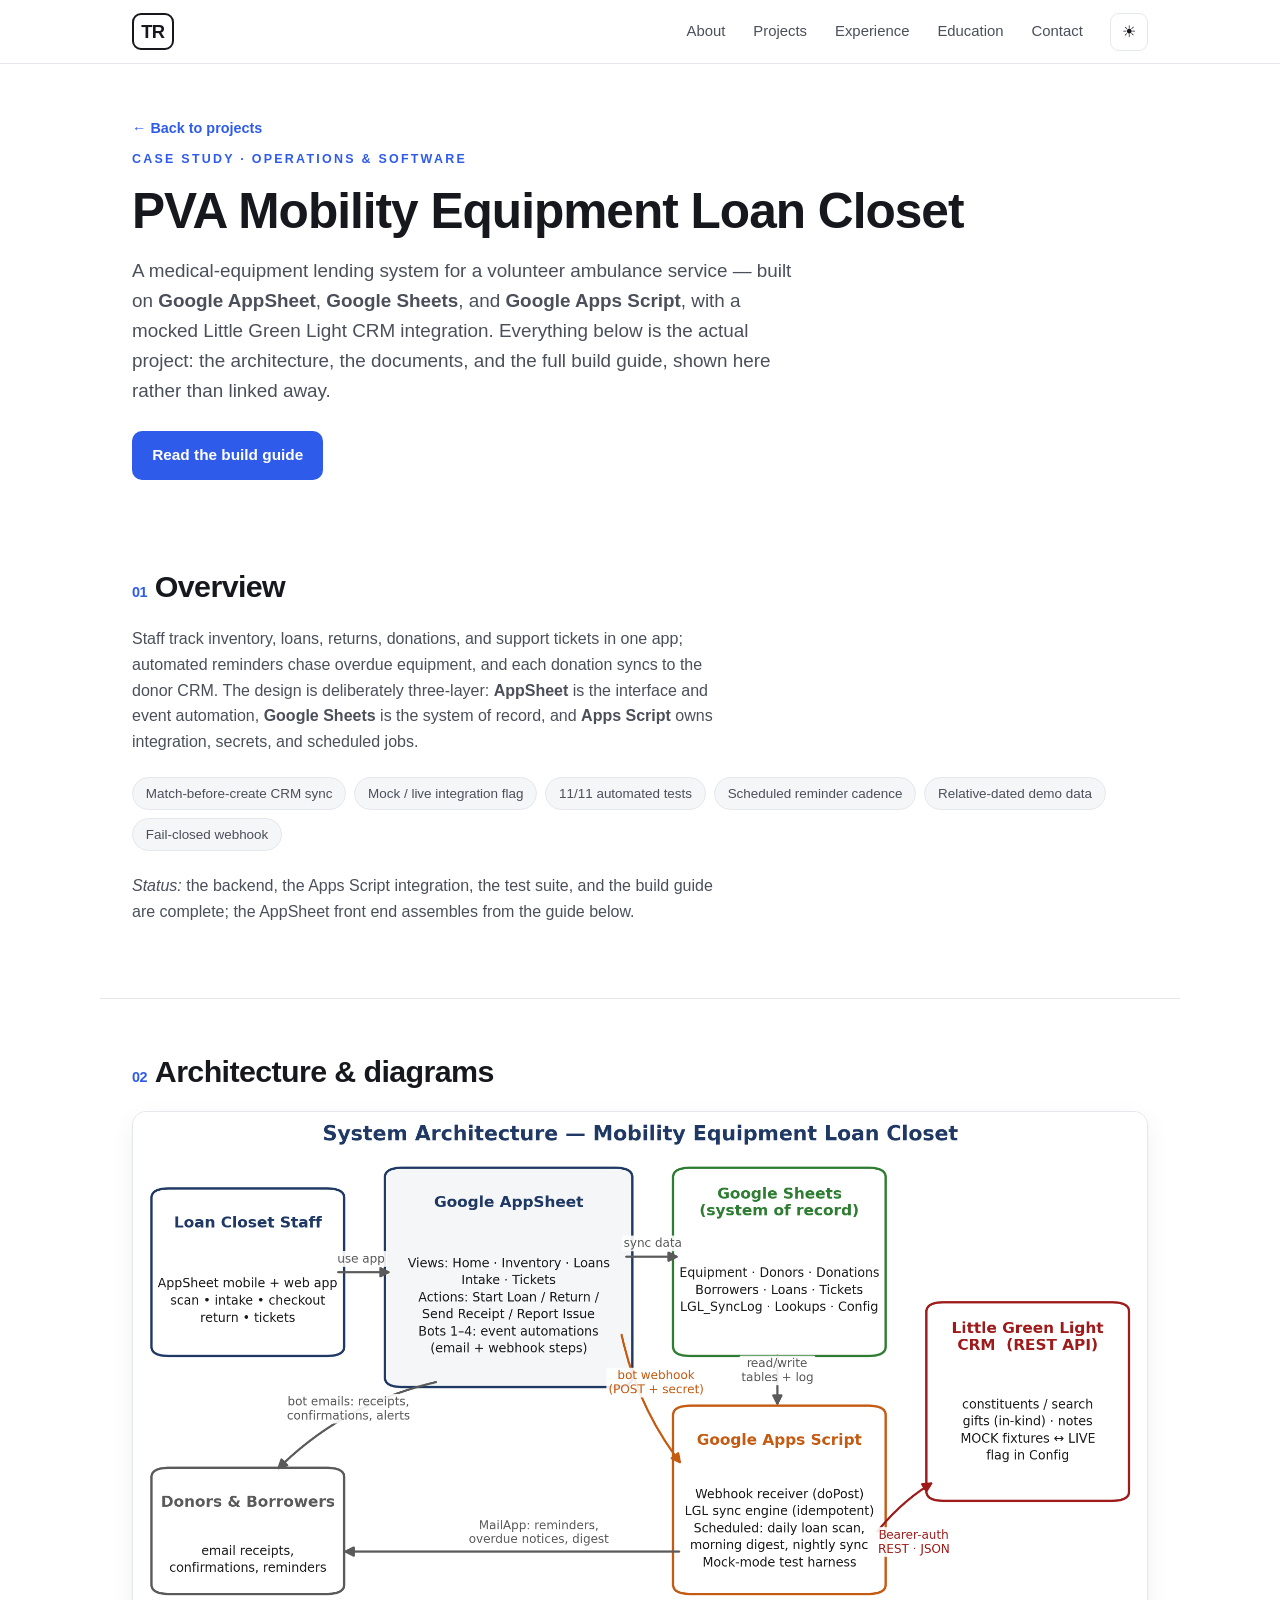
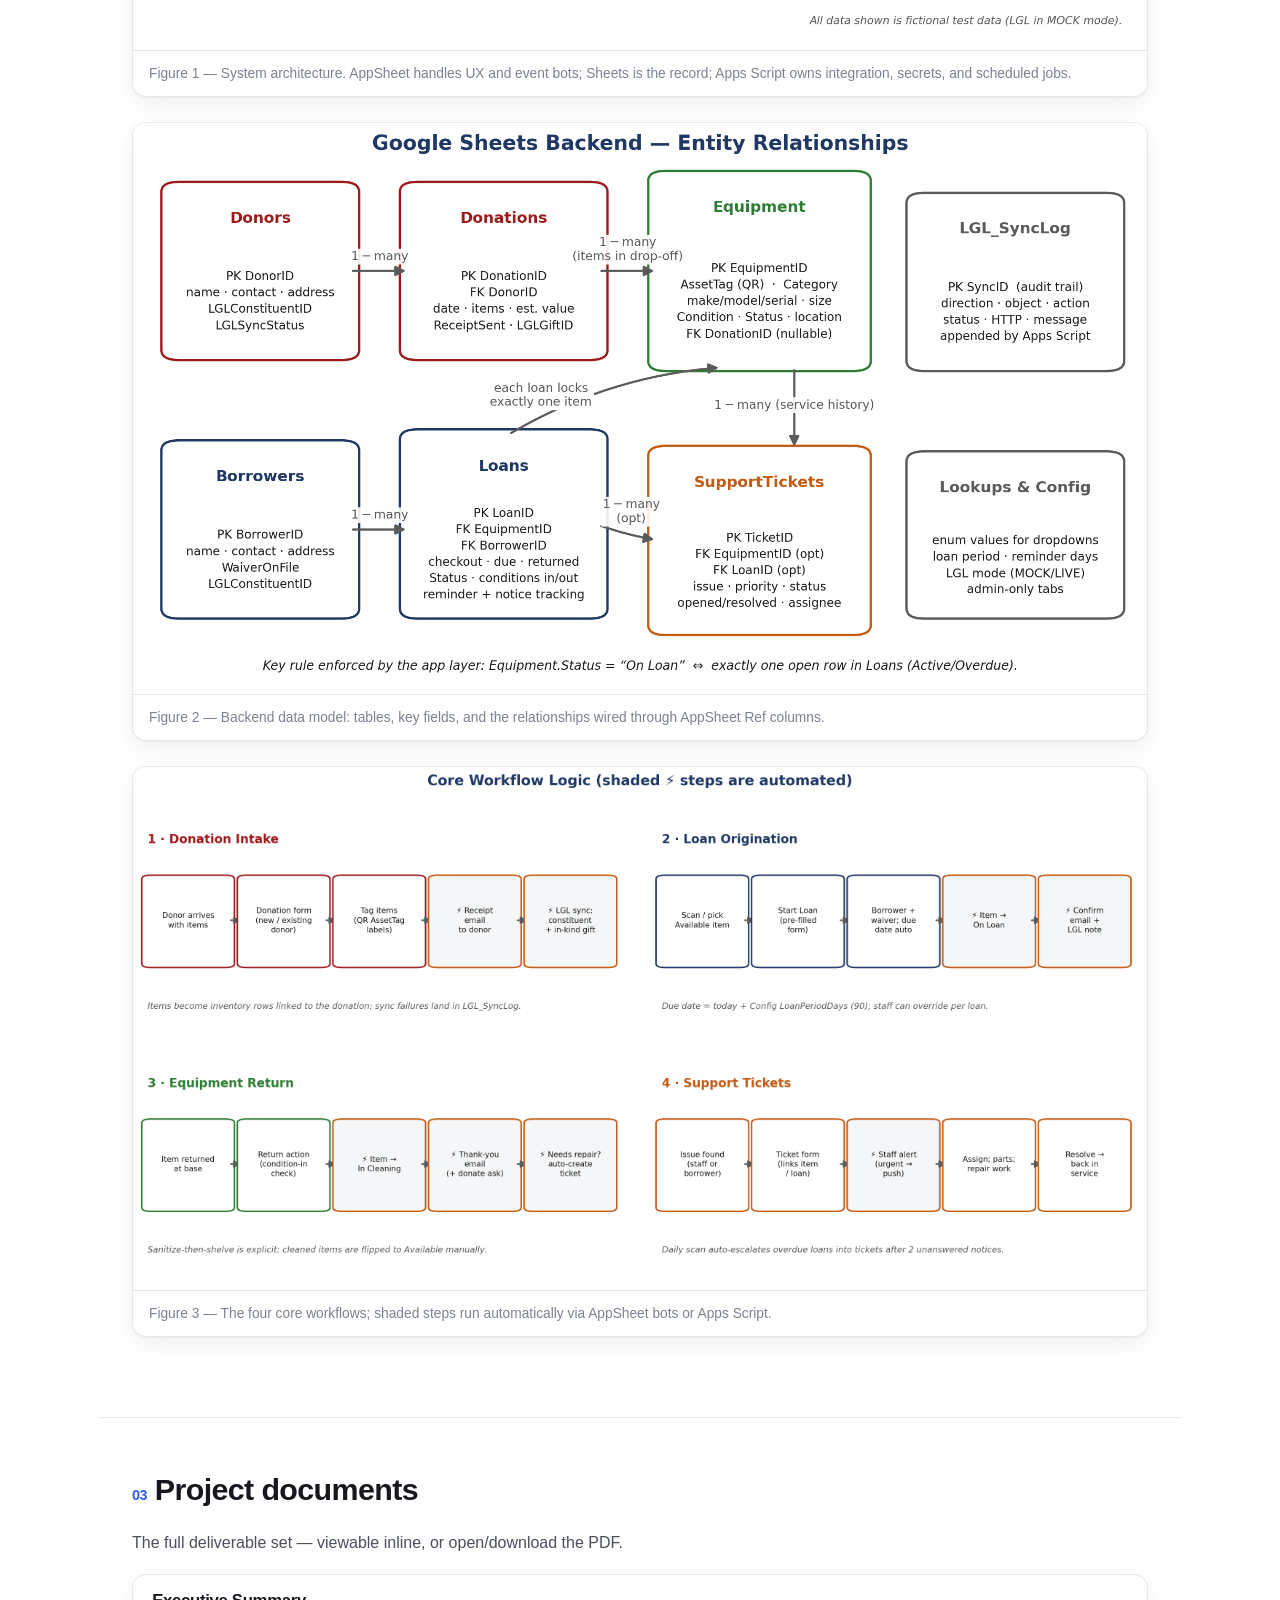
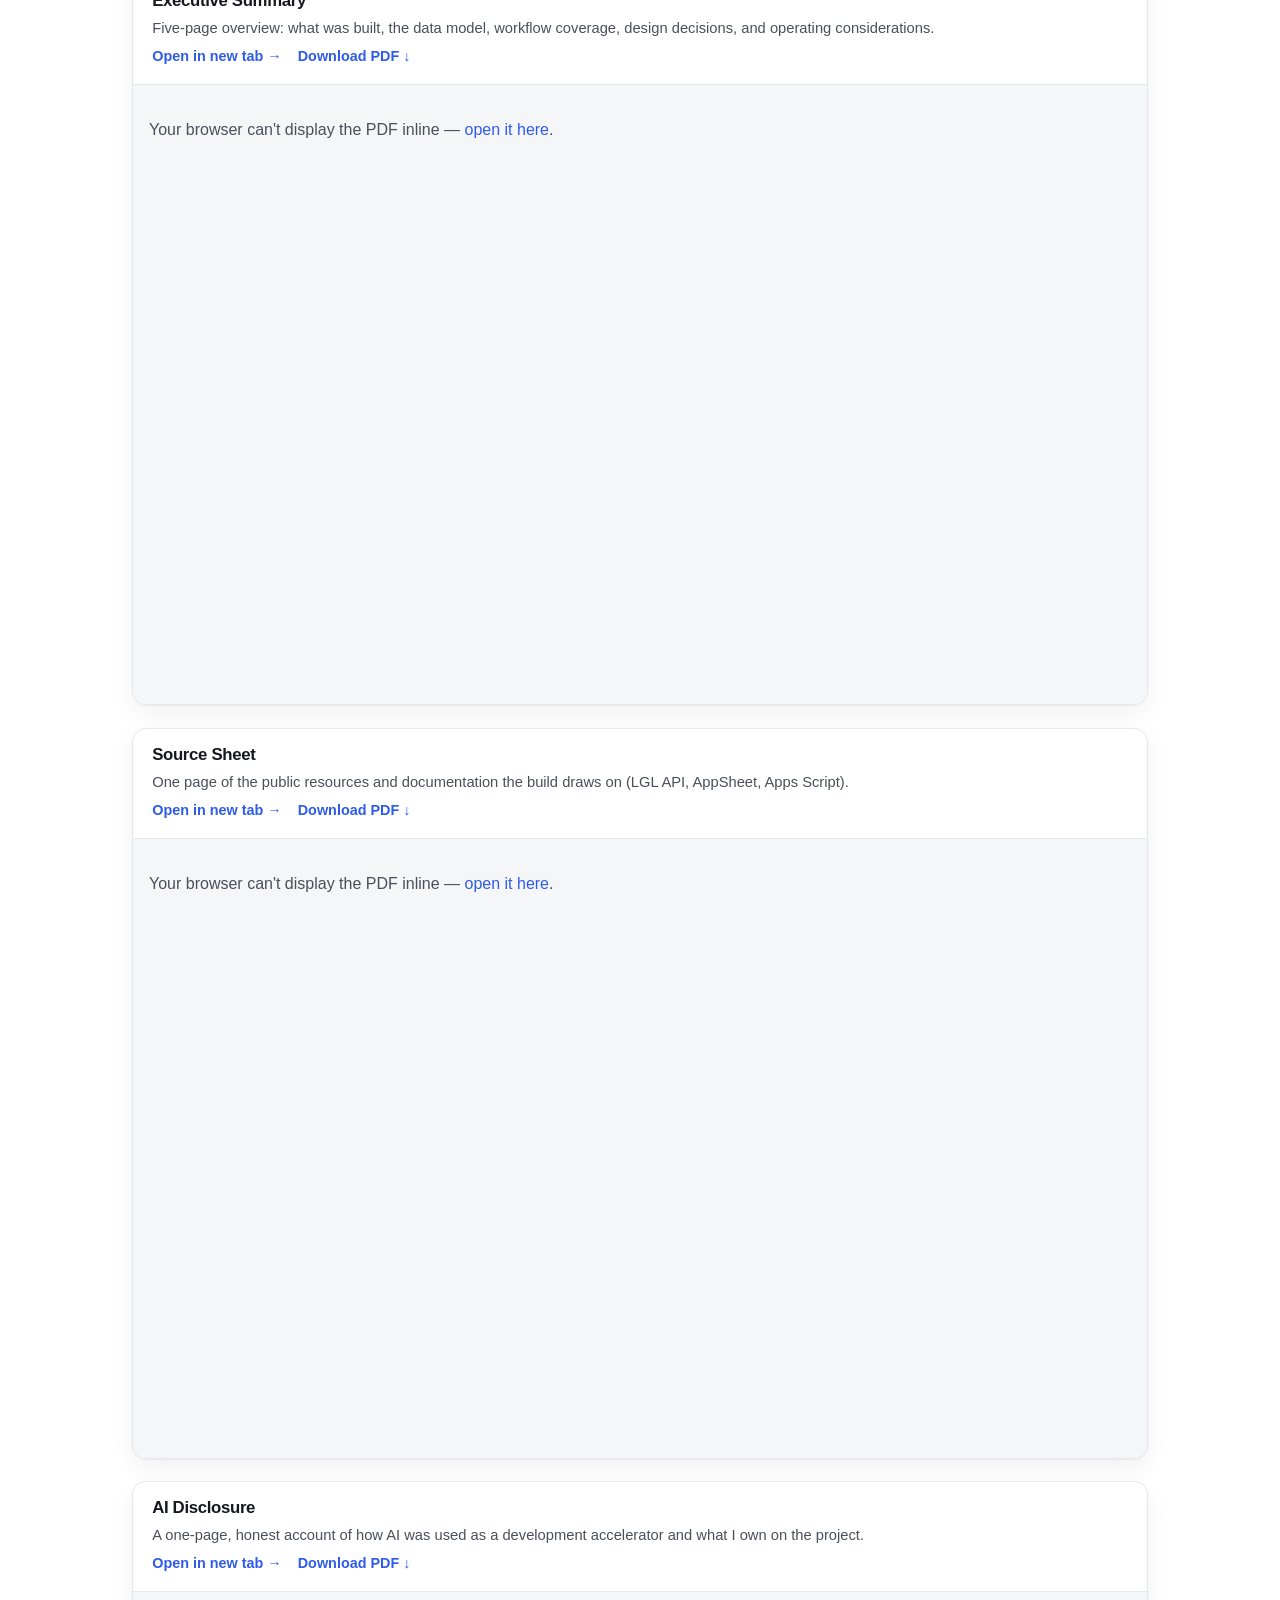
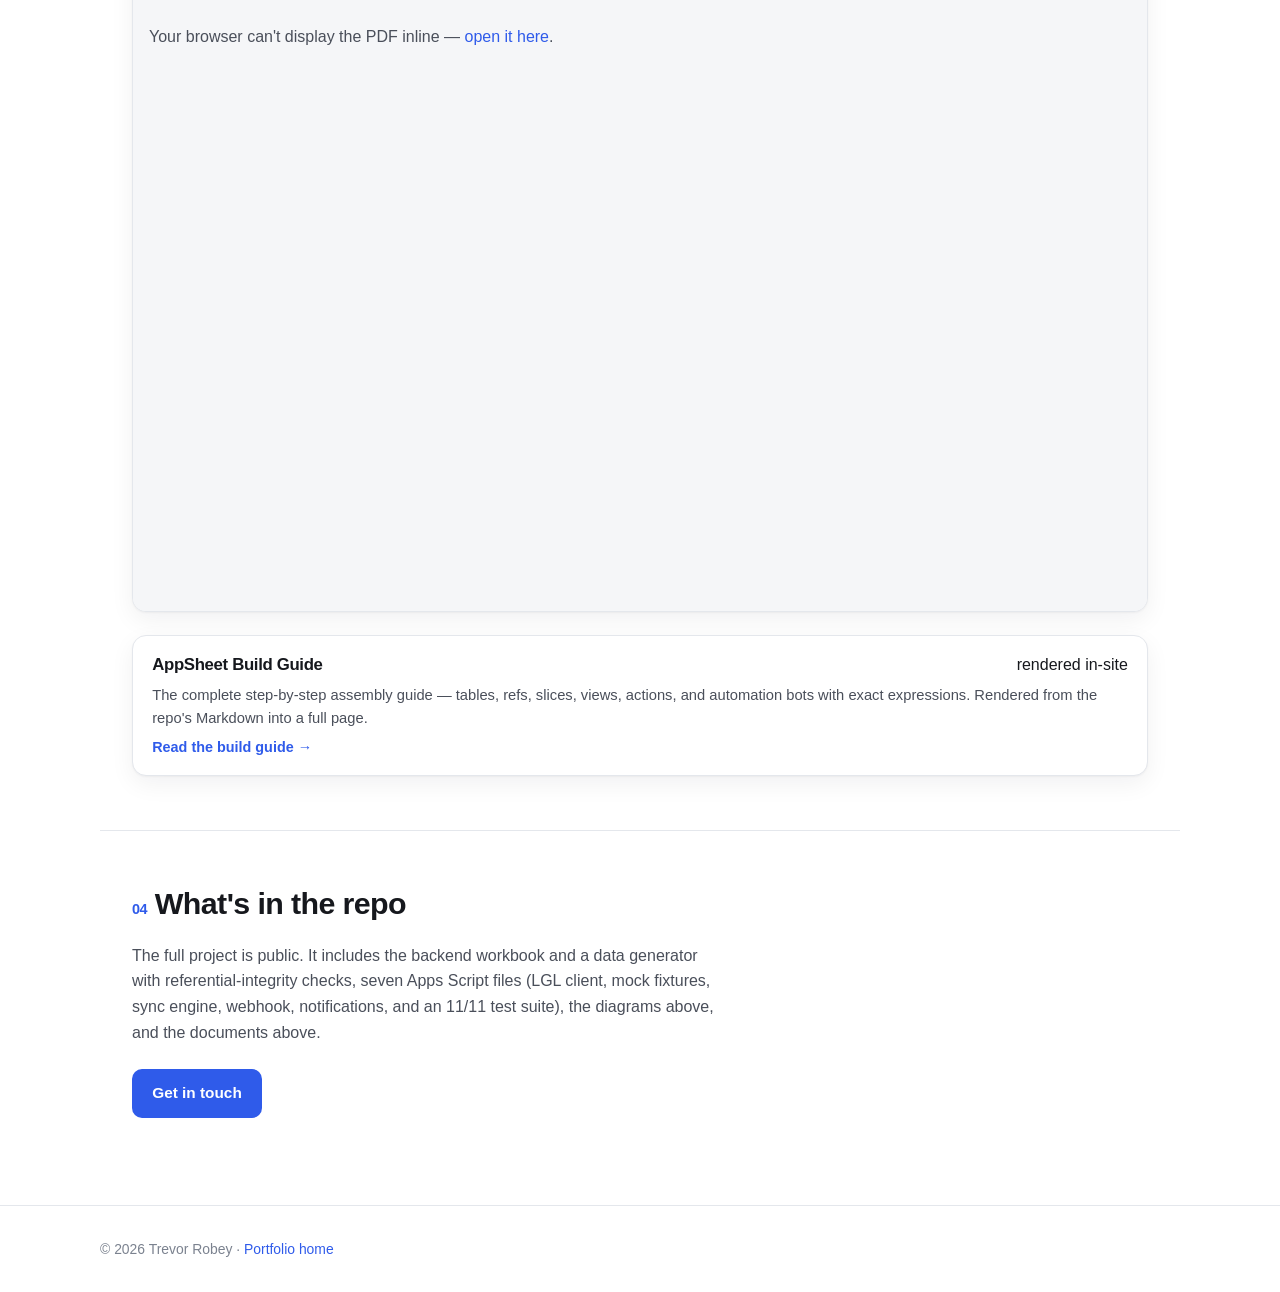
<file: projects/pva-loan-closet.html>
<!DOCTYPE html>
<html lang="en">
<head>
  <meta charset="UTF-8" />
  <meta name="viewport" content="width=device-width, initial-scale=1.0" />
  <title>PVA Loan Closet — Case Study · Trevor Robey</title>
  <meta name="description" content="Case study: a mobility-equipment loan-closet system on Google AppSheet, Sheets, and Apps Script with a mock CRM integration — diagrams, documents, and the full build guide." />
  <meta name="color-scheme" content="light dark" />
  <link rel="icon" type="image/svg+xml" href="../assets/favicon.svg" />
  <link rel="stylesheet" href="../css/style.css" />
</head>
<body>
  <a class="skip-link" href="#main">Skip to content</a>

  <header class="nav" id="nav">
    <div class="nav__inner">
      <a class="nav__brand" href="../index.html" aria-label="Home">TR</a>
      <nav class="nav__links" id="nav-links" aria-label="Primary">
        <a href="../index.html#about">About</a>
        <a href="../index.html#projects">Projects</a>
        <a href="../index.html#experience">Experience</a>
        <a href="../index.html#education">Education</a>
        <a href="../index.html#contact">Contact</a>
      </nav>
      <div class="nav__actions">
        <button class="theme-toggle" id="theme-toggle" type="button" aria-label="Toggle dark mode" title="Toggle theme"><span class="theme-toggle__icon" aria-hidden="true"></span></button>
        <button class="nav__burger" id="nav-burger" type="button" aria-label="Open menu" aria-expanded="false" aria-controls="nav-links"><span></span><span></span><span></span></button>
      </div>
    </div>
  </header>

  <main id="main">
    <div class="subpage">
      <div class="subpage__head">
        <a class="backlink" href="../index.html#projects">← Back to projects</a>
        <p class="hero__eyebrow">Case Study · Operations &amp; Software</p>
        <h1>PVA Mobility Equipment Loan Closet</h1>
        <p class="subpage__lede">
          A medical-equipment lending system for a volunteer ambulance service — built on
          <strong>Google AppSheet</strong>, <strong>Google Sheets</strong>, and
          <strong>Google Apps Script</strong>, with a mocked Little Green Light CRM integration.
          Everything below is the actual project: the architecture, the documents, and the full
          build guide, shown here rather than linked away.
        </p>
        <div class="subpage__meta">
          <a class="btn btn--primary" href="pva-build-guide.html">Read the build guide</a>
        </div>
      </div>
    </div>

    <!-- OVERVIEW -->
    <section class="case-section">
      <h2><span class="num">01</span>Overview</h2>
      <p class="case-lede">
        Staff track inventory, loans, returns, donations, and support tickets in one app;
        automated reminders chase overdue equipment, and each donation syncs to the donor CRM.
        The design is deliberately three-layer: <strong>AppSheet</strong> is the interface and
        event automation, <strong>Google Sheets</strong> is the system of record, and
        <strong>Apps Script</strong> owns integration, secrets, and scheduled jobs.
      </p>
      <ul class="about__tags" aria-label="Highlights">
        <li>Match-before-create CRM sync</li>
        <li>Mock / live integration flag</li>
        <li>11/11 automated tests</li>
        <li>Scheduled reminder cadence</li>
        <li>Relative-dated demo data</li>
        <li>Fail-closed webhook</li>
      </ul>
      <p class="case-lede" style="margin-top:1.4rem">
        <em>Status:</em> the backend, the Apps Script integration, the test suite, and the build
        guide are complete; the AppSheet front end assembles from the guide below.
      </p>
    </section>

    <!-- DIAGRAMS -->
    <section class="case-section">
      <h2><span class="num">02</span>Architecture &amp; diagrams</h2>
      <figure class="figure">
        <img src="pva/architecture.png" alt="System architecture: AppSheet owns UX and event automation, Google Sheets is the system of record, Apps Script owns integration, secrets, and scheduled jobs." loading="lazy" />
        <figcaption>Figure 1 — System architecture. AppSheet handles UX and event bots; Sheets is the record; Apps Script owns integration, secrets, and scheduled jobs.</figcaption>
      </figure>
      <figure class="figure">
        <img src="pva/erd.png" alt="Entity-relationship diagram of the Google Sheets backend: tables, key fields, and relationships." loading="lazy" />
        <figcaption>Figure 2 — Backend data model: tables, key fields, and the relationships wired through AppSheet Ref columns.</figcaption>
      </figure>
      <figure class="figure">
        <img src="pva/workflows.png" alt="The four core workflows — donation intake, loan origination, equipment return, and support tickets — with automated steps shaded." loading="lazy" />
        <figcaption>Figure 3 — The four core workflows; shaded steps run automatically via AppSheet bots or Apps Script.</figcaption>
      </figure>
    </section>

    <!-- DOCUMENTS -->
    <section class="case-section">
      <h2><span class="num">03</span>Project documents</h2>
      <p class="case-lede">The full deliverable set — viewable inline, or open/download the PDF.</p>
      <div class="docgrid">

        <article class="doccard">
          <div class="doccard__head"><h3>Executive Summary</h3><span class="docmeta"></span></div>
          <p class="doccard__desc">Five-page overview: what was built, the data model, workflow coverage, design decisions, and operating considerations.</p>
          <div class="doccard__links">
            <a href="pva/Executive_Summary.pdf" target="_blank" rel="noopener">Open in new tab →</a>
            <a href="pva/Executive_Summary.pdf" download>Download PDF ↓</a>
          </div>
          <object class="doc-embed" data="pva/Executive_Summary.pdf" type="application/pdf" aria-label="Executive Summary PDF">
            <p style="padding:1rem;color:var(--ink-soft)">Your browser can't display the PDF inline — <a href="pva/Executive_Summary.pdf" target="_blank" rel="noopener">open it here</a>.</p>
          </object>
        </article>

        <article class="doccard">
          <div class="doccard__head"><h3>Source Sheet</h3><span class="docmeta"></span></div>
          <p class="doccard__desc">One page of the public resources and documentation the build draws on (LGL API, AppSheet, Apps Script).</p>
          <div class="doccard__links">
            <a href="pva/Source_Sheet.pdf" target="_blank" rel="noopener">Open in new tab →</a>
            <a href="pva/Source_Sheet.pdf" download>Download PDF ↓</a>
          </div>
          <object class="doc-embed" data="pva/Source_Sheet.pdf" type="application/pdf" aria-label="Source Sheet PDF">
            <p style="padding:1rem;color:var(--ink-soft)">Your browser can't display the PDF inline — <a href="pva/Source_Sheet.pdf" target="_blank" rel="noopener">open it here</a>.</p>
          </object>
        </article>

        <article class="doccard">
          <div class="doccard__head"><h3>AI Disclosure</h3><span class="docmeta"></span></div>
          <p class="doccard__desc">A one-page, honest account of how AI was used as a development accelerator and what I own on the project.</p>
          <div class="doccard__links">
            <a href="pva/AI_Disclosure.pdf" target="_blank" rel="noopener">Open in new tab →</a>
            <a href="pva/AI_Disclosure.pdf" download>Download PDF ↓</a>
          </div>
          <object class="doc-embed" data="pva/AI_Disclosure.pdf" type="application/pdf" aria-label="AI Disclosure PDF">
            <p style="padding:1rem;color:var(--ink-soft)">Your browser can't display the PDF inline — <a href="pva/AI_Disclosure.pdf" target="_blank" rel="noopener">open it here</a>.</p>
          </object>
        </article>

        <article class="doccard">
          <div class="doccard__head"><h3>AppSheet Build Guide</h3><span class="docmeta">rendered in-site</span></div>
          <p class="doccard__desc">The complete step-by-step assembly guide — tables, refs, slices, views, actions, and automation bots with exact expressions. Rendered from the repo's Markdown into a full page.</p>
          <div class="doccard__links">
            <a href="pva-build-guide.html">Read the build guide →</a>
          </div>
        </article>

      </div>
    </section>

    <!-- SOURCE -->
    <section class="case-section">
      <h2><span class="num">04</span>What's in the repo</h2>
      <p class="case-lede">
        The full project is public. It includes the backend workbook and a data generator with
        referential-integrity checks, seven Apps Script files (LGL client, mock fixtures, sync
        engine, webhook, notifications, and an 11/11 test suite), the diagrams above, and the
        documents above.
      </p>
      <div class="subpage__meta">
        <a class="btn btn--primary" href="../index.html#contact">Get in touch</a>
      </div>
    </section>
  </main>

  <footer class="footer">
    <p>© <span id="year">2026</span> Trevor Robey · <a href="../index.html">Portfolio home</a></p>
  </footer>

  <script src="../js/main.js" defer></script>
</body>
</html>
</file>
<file: css/style.css>
/* ===========================================================================
   TR-Portfolio — style.css
   Modern, responsive, single-page. No frameworks, no external requests.
   Light + dark via prefers-color-scheme, overridable by a [data-theme] toggle.
   =========================================================================== */

:root {
  --bg: #ffffff;
  --bg-soft: #f5f6f8;
  --bg-elev: #ffffff;
  --ink: #16181d;
  --ink-soft: #4a4f5a;
  --ink-faint: #7b828f;
  --line: #e4e7ec;
  --accent: #2f5bea;
  --accent-ink: #ffffff;
  --accent-soft: rgba(47, 91, 234, 0.10);
  --shadow: 0 1px 2px rgba(16, 18, 29, .04), 0 8px 24px rgba(16, 18, 29, .06);
  --radius: 14px;
  --maxw: 1080px;
  --nav-h: 64px;
  --font: -apple-system, BlinkMacSystemFont, "Segoe UI", Roboto, Helvetica, Arial, sans-serif;
}

@media (prefers-color-scheme: dark) {
  :root {
    --bg: #0e1014;
    --bg-soft: #14171d;
    --bg-elev: #171b22;
    --ink: #eef1f6;
    --ink-soft: #b7bdc9;
    --ink-faint: #838b99;
    --line: #262b34;
    --accent: #6d8bff;
    --accent-ink: #0e1014;
    --accent-soft: rgba(109, 139, 255, 0.14);
    --shadow: 0 1px 2px rgba(0, 0, 0, .3), 0 10px 30px rgba(0, 0, 0, .35);
  }
}

/* Manual overrides win over the media query in both directions */
:root[data-theme="dark"] {
  --bg: #0e1014; --bg-soft: #14171d; --bg-elev: #171b22;
  --ink: #eef1f6; --ink-soft: #b7bdc9; --ink-faint: #838b99; --line: #262b34;
  --accent: #6d8bff; --accent-ink: #0e1014; --accent-soft: rgba(109,139,255,.14);
  --shadow: 0 1px 2px rgba(0,0,0,.3), 0 10px 30px rgba(0,0,0,.35);
}
:root[data-theme="light"] {
  --bg: #ffffff; --bg-soft: #f5f6f8; --bg-elev: #ffffff;
  --ink: #16181d; --ink-soft: #4a4f5a; --ink-faint: #7b828f; --line: #e4e7ec;
  --accent: #2f5bea; --accent-ink: #ffffff; --accent-soft: rgba(47,91,234,.10);
  --shadow: 0 1px 2px rgba(16,18,29,.04), 0 8px 24px rgba(16,18,29,.06);
}

* { box-sizing: border-box; }

html { scroll-behavior: smooth; scroll-padding-top: calc(var(--nav-h) + 12px); }
@media (prefers-reduced-motion: reduce) { html { scroll-behavior: auto; } }

body {
  margin: 0;
  font-family: var(--font);
  color: var(--ink);
  background: var(--bg);
  line-height: 1.6;
  -webkit-font-smoothing: antialiased;
  text-rendering: optimizeLegibility;
}

a { color: var(--accent); text-decoration: none; }
a:hover { text-decoration: underline; }

h1, h2, h3 { line-height: 1.15; letter-spacing: -0.02em; margin: 0; }

.skip-link {
  position: absolute; left: -999px; top: 0; z-index: 100;
  background: var(--accent); color: var(--accent-ink);
  padding: .6rem 1rem; border-radius: 0 0 8px 0;
}
.skip-link:focus { left: 0; }

/* ------------------------------------------------------------------ nav */
.nav {
  position: sticky; top: 0; z-index: 50;
  height: var(--nav-h);
  background: color-mix(in srgb, var(--bg) 82%, transparent);
  backdrop-filter: saturate(1.4) blur(12px);
  -webkit-backdrop-filter: saturate(1.4) blur(12px);
  border-bottom: 1px solid var(--line);
}
.nav__inner {
  max-width: var(--maxw); margin: 0 auto; height: 100%;
  padding: 0 clamp(1rem, 4vw, 2rem);
  display: flex; align-items: center; gap: 1rem;
}
.nav__brand {
  font-weight: 800; font-size: 1.15rem; letter-spacing: -.03em;
  color: var(--ink); text-decoration: none;
  border: 2px solid var(--ink); border-radius: 9px; padding: .1rem .45rem;
}
.nav__links { margin-left: auto; display: flex; gap: .35rem; }
.nav__links a {
  color: var(--ink-soft); font-size: .93rem; font-weight: 500;
  padding: .5rem .7rem; border-radius: 8px; text-decoration: none;
}
.nav__links a:hover { color: var(--ink); background: var(--bg-soft); }
.nav__links a.is-active { color: var(--accent); background: var(--accent-soft); }

.nav__actions { display: flex; align-items: center; gap: .4rem; }
.theme-toggle {
  width: 38px; height: 38px; display: grid; place-items: center;
  border: 1px solid var(--line); border-radius: 9px; background: var(--bg-elev);
  cursor: pointer; color: var(--ink);
}
.theme-toggle:hover { background: var(--bg-soft); }
.theme-toggle__icon { font-size: 1rem; line-height: 1; display: block; }

.nav__burger { display: none; width: 38px; height: 38px; border: 1px solid var(--line);
  border-radius: 9px; background: var(--bg-elev); cursor: pointer; padding: 0;
  flex-direction: column; gap: 4px; align-items: center; justify-content: center; }
.nav__burger span { width: 18px; height: 2px; background: var(--ink); border-radius: 2px; transition: .2s; }
.nav__burger[aria-expanded="true"] span:nth-child(1) { transform: translateY(6px) rotate(45deg); }
.nav__burger[aria-expanded="true"] span:nth-child(2) { opacity: 0; }
.nav__burger[aria-expanded="true"] span:nth-child(3) { transform: translateY(-6px) rotate(-45deg); }

@media (max-width: 720px) {
  .nav__burger { display: flex; }
  .nav__links {
    position: fixed; inset: var(--nav-h) 0 auto 0; flex-direction: column; gap: 0;
    background: var(--bg-elev); border-bottom: 1px solid var(--line);
    padding: .5rem clamp(1rem, 4vw, 2rem) 1rem;
    transform: translateY(-140%); transition: transform .25s ease; box-shadow: var(--shadow);
  }
  .nav__links.is-open { transform: translateY(0); }
  .nav__links a { padding: .8rem .4rem; border-radius: 8px; font-size: 1rem; }
}

/* ------------------------------------------------------------------ layout */
.hero, .section { max-width: var(--maxw); margin: 0 auto; padding: 0 clamp(1rem, 4vw, 2rem); }

.hero { padding-top: clamp(3rem, 10vw, 6.5rem); padding-bottom: clamp(2.5rem, 7vw, 4.5rem); }
.hero__eyebrow {
  text-transform: uppercase; letter-spacing: .18em; font-size: .78rem; font-weight: 700;
  color: var(--accent); margin: 0 0 .8rem;
}
.hero__title { font-size: clamp(2.6rem, 8vw, 4.6rem); font-weight: 800; }
.hero__lede {
  max-width: 60ch; margin: 1.2rem 0 0; font-size: clamp(1.05rem, 2.4vw, 1.28rem);
  color: var(--ink-soft);
}
.hero__lede strong { color: var(--ink); font-weight: 650; }
.hero__cta { display: flex; flex-wrap: wrap; gap: .7rem; margin: 1.8rem 0 1.4rem; }
.hero__meta { list-style: none; padding: 0; margin: 0; display: flex; flex-wrap: wrap; gap: .4rem 1.4rem; font-size: .92rem; }
.hero__meta a { color: var(--ink-faint); }
.hero__meta a:hover { color: var(--accent); }

.btn {
  display: inline-flex; align-items: center; gap: .5rem;
  padding: .7rem 1.2rem; border-radius: 10px; font-weight: 600; font-size: .96rem;
  cursor: pointer; border: 1px solid transparent; text-decoration: none; transition: .16s ease;
}
.btn:hover { text-decoration: none; transform: translateY(-1px); }
.btn--primary { background: var(--accent); color: var(--accent-ink); }
.btn--primary:hover { filter: brightness(1.05); box-shadow: var(--shadow); }
.btn--ghost { background: var(--bg-elev); color: var(--ink); border-color: var(--line); }
.btn--ghost:hover { background: var(--bg-soft); }

.section { padding-top: clamp(2.5rem, 7vw, 4.5rem); padding-bottom: clamp(2.5rem, 7vw, 4.5rem); }
.section + .section { border-top: 1px solid var(--line); }
.section__head { display: flex; align-items: baseline; gap: .8rem; margin-bottom: 1.8rem; }
.section__num { color: var(--accent); font-weight: 700; font-size: .95rem; font-variant-numeric: tabular-nums; }
.section__head h2 { font-size: clamp(1.6rem, 4.5vw, 2.2rem); font-weight: 750; }

.about p { max-width: 66ch; color: var(--ink-soft); margin: 0 0 1.1rem; }
.about__tags { list-style: none; display: flex; flex-wrap: wrap; gap: .5rem; padding: 0; margin: 1.4rem 0 0; }
.about__tags li {
  font-size: .84rem; font-weight: 500; color: var(--ink-soft);
  background: var(--bg-soft); border: 1px solid var(--line); border-radius: 999px; padding: .3rem .8rem;
}

/* ------------------------------------------------------------------ projects */
.projects { display: grid; gap: 1.2rem; grid-template-columns: repeat(auto-fill, minmax(min(100%, 340px), 1fr)); }
.project {
  background: var(--bg-elev); border: 1px solid var(--line); border-radius: var(--radius);
  padding: 1.5rem; box-shadow: var(--shadow); display: flex; flex-direction: column; gap: .7rem;
  transition: transform .18s ease, border-color .18s ease;
}
.project:hover { transform: translateY(-3px); border-color: color-mix(in srgb, var(--accent) 45%, var(--line)); }
.project__eyebrow { font-size: .76rem; text-transform: uppercase; letter-spacing: .12em; font-weight: 700; color: var(--accent); }
.project__title { font-size: 1.3rem; font-weight: 700; }
.project__subtitle { color: var(--ink-faint); font-size: .92rem; margin: -.3rem 0 0; }
.project__desc { color: var(--ink-soft); margin: 0; }
.project__highlights { list-style: none; padding: 0; margin: .2rem 0 0; display: grid; gap: .35rem; }
.project__highlights li { position: relative; padding-left: 1.25rem; color: var(--ink-soft); font-size: .93rem; }
.project__highlights li::before { content: "→"; position: absolute; left: 0; color: var(--accent); font-weight: 700; }
.project__tags { list-style: none; display: flex; flex-wrap: wrap; gap: .4rem; padding: 0; margin: .3rem 0 0; }
.project__tags li { font-size: .76rem; font-weight: 600; color: var(--ink-faint); background: var(--bg-soft); border: 1px solid var(--line); border-radius: 6px; padding: .2rem .5rem; }
.project__links { display: flex; flex-wrap: wrap; gap: .6rem 1.1rem; margin-top: auto; padding-top: .6rem; }
.project__links a { font-weight: 600; font-size: .92rem; }

/* ------------------------------------------------------------------ timeline */
.timeline { list-style: none; margin: 0; padding: 0; position: relative; }
.timeline::before { content: ""; position: absolute; left: 7px; top: 6px; bottom: 6px; width: 2px; background: var(--line); }
.timeline__item { position: relative; padding: 0 0 1.6rem 2.2rem; }
.timeline__item:last-child { padding-bottom: 0; }
.timeline__dot { position: absolute; left: 0; top: 5px; width: 16px; height: 16px; border-radius: 50%; background: var(--bg); border: 3px solid var(--accent); }
.timeline__meta { display: flex; flex-wrap: wrap; align-items: baseline; gap: .3rem .9rem; }
.timeline__role { font-weight: 700; font-size: 1.08rem; }
.timeline__dates { color: var(--ink-faint); font-size: .86rem; font-variant-numeric: tabular-nums; }
.timeline__org { color: var(--accent); font-weight: 600; margin: .1rem 0 .3rem; font-size: .95rem; }
.timeline__desc { color: var(--ink-soft); margin: 0; max-width: 62ch; }

/* ------------------------------------------------------------------ education */
.edu { display: grid; gap: 1rem; grid-template-columns: repeat(auto-fill, minmax(min(100%, 260px), 1fr)); }
.edu__card { background: var(--bg-elev); border: 1px solid var(--line); border-radius: var(--radius); padding: 1.2rem 1.3rem; box-shadow: var(--shadow); }
.edu__card h3 { font-size: 1.02rem; font-weight: 700; }
.edu__school { color: var(--ink-soft); margin: .4rem 0 .2rem; }
.edu__status { color: var(--accent); font-size: .82rem; font-weight: 600; margin: 0; }

/* ------------------------------------------------------------------ contact */
.section--contact { text-align: left; }
.contact__lede { max-width: 54ch; color: var(--ink-soft); font-size: 1.1rem; margin: 0 0 1.4rem; }
.contact__links { display: flex; flex-wrap: wrap; gap: .7rem; }

/* ------------------------------------------------------------------ footer */
.footer { border-top: 1px solid var(--line); margin-top: 2rem; padding: 2rem clamp(1rem, 4vw, 2rem); }
.footer p { max-width: var(--maxw); margin: 0 auto; color: var(--ink-faint); font-size: .87rem; }

/* ------------------------------------------------------------------ reveal */
.reveal { opacity: 0; transform: translateY(14px); transition: opacity .5s ease, transform .5s ease; }
.reveal.is-in { opacity: 1; transform: none; }
@media (prefers-reduced-motion: reduce) { .reveal { opacity: 1; transform: none; transition: none; } }

/* ===========================================================================
   Subpages — PVA case study + rendered documentation (additive; new classes)
   =========================================================================== */
.subpage { max-width: var(--maxw); margin: 0 auto; padding: clamp(2rem,6vw,3.2rem) clamp(1rem,4vw,2rem) 0; }
.subpage__head { margin-bottom: 2.2rem; }
.subpage__head h1 { font-size: clamp(2rem,6vw,3.1rem); font-weight: 800; margin: .35rem 0 0; }
.subpage__lede { max-width: 64ch; color: var(--ink-soft); font-size: clamp(1.02rem,2.2vw,1.18rem); margin: 1rem 0 0; }
.backlink { display: inline-block; font-weight: 600; font-size: .9rem; margin-bottom: .6rem; }
.subpage__meta { display: flex; flex-wrap: wrap; gap: .6rem; margin-top: 1.5rem; }

.case-section { max-width: var(--maxw); margin: 0 auto; padding: clamp(2.2rem,6vw,3.4rem) clamp(1rem,4vw,2rem); }
.case-section + .case-section { border-top: 1px solid var(--line); }
.case-section > h2 { font-size: clamp(1.4rem,4vw,1.9rem); font-weight: 750; margin-bottom: 1.4rem; }
.case-section > h2 .num { color: var(--accent); font-size: .9rem; margin-right: .5rem; font-variant-numeric: tabular-nums; }
.case-lede { max-width: 66ch; color: var(--ink-soft); margin: 0 0 1.2rem; }

/* figures / diagrams */
.figure { margin: 0 0 1.6rem; border: 1px solid var(--line); border-radius: var(--radius); overflow: hidden; background: var(--bg-elev); box-shadow: var(--shadow); }
.figure img { display: block; width: 100%; height: auto; }
.figure figcaption { padding: .7rem 1rem; color: var(--ink-faint); font-size: .86rem; border-top: 1px solid var(--line); }

/* document embeds */
.docgrid { display: grid; gap: 1.4rem; }
.doccard { border: 1px solid var(--line); border-radius: var(--radius); background: var(--bg-elev); box-shadow: var(--shadow); overflow: hidden; }
.doccard__head { display: flex; flex-wrap: wrap; align-items: baseline; justify-content: space-between; gap: .3rem 1rem; padding: 1rem 1.2rem .3rem; }
.doccard__head h3 { font-size: 1.05rem; font-weight: 700; }
.doccard__desc { color: var(--ink-soft); font-size: .92rem; margin: .1rem 1.2rem .3rem; }
.doccard__links { display: flex; flex-wrap: wrap; gap: 1rem; padding: 0 1.2rem 1rem; }
.doccard__links a { font-weight: 600; font-size: .9rem; }
.doc-embed { width: 100%; height: 620px; border: 0; border-top: 1px solid var(--line); display: block; background: var(--bg-soft); }
@media (max-width: 720px) { .doc-embed { height: 400px; } }

/* rendered markdown body (build guide) */
.md-body { max-width: 82ch; margin: 0 auto; color: var(--ink); }
.md-body h1, .md-body h2, .md-body h3, .md-body h4 { font-weight: 750; line-height: 1.2; margin: 2rem 0 .8rem; letter-spacing: -.01em; }
.md-body h1 { font-size: 1.8rem; }
.md-body h2 { font-size: 1.4rem; padding-top: 1.2rem; border-top: 1px solid var(--line); }
.md-body h3 { font-size: 1.12rem; }
.md-body h4 { font-size: 1rem; }
.md-body p, .md-body li { color: var(--ink-soft); }
.md-body ul, .md-body ol { padding-left: 1.3rem; }
.md-body li { margin: .3rem 0; }
.md-body code { font-family: ui-monospace, SFMono-Regular, Menlo, Consolas, monospace; font-size: .86em; background: var(--bg-soft); border: 1px solid var(--line); border-radius: 5px; padding: .1em .35em; }
.md-body pre { background: var(--bg-soft); border: 1px solid var(--line); border-radius: 10px; padding: 1rem; overflow-x: auto; }
.md-body pre code { background: none; border: 0; padding: 0; font-size: .82rem; }
.md-body blockquote { margin: 1rem 0; padding: .5rem 1rem; border-left: 3px solid var(--accent); color: var(--ink-soft); background: var(--accent-soft); border-radius: 0 8px 8px 0; }
.md-body a { font-weight: 500; }
.md-body hr { border: 0; border-top: 1px solid var(--line); margin: 2rem 0; }
.md-body table { width: 100%; border-collapse: collapse; margin: 1rem 0; font-size: .9rem; display: block; overflow-x: auto; }
.md-body th, .md-body td { border: 1px solid var(--line); padding: .5rem .7rem; text-align: left; vertical-align: top; }
.md-body th { background: var(--bg-soft); font-weight: 700; color: var(--ink); }
.md-body strong { color: var(--ink); }
</file>
